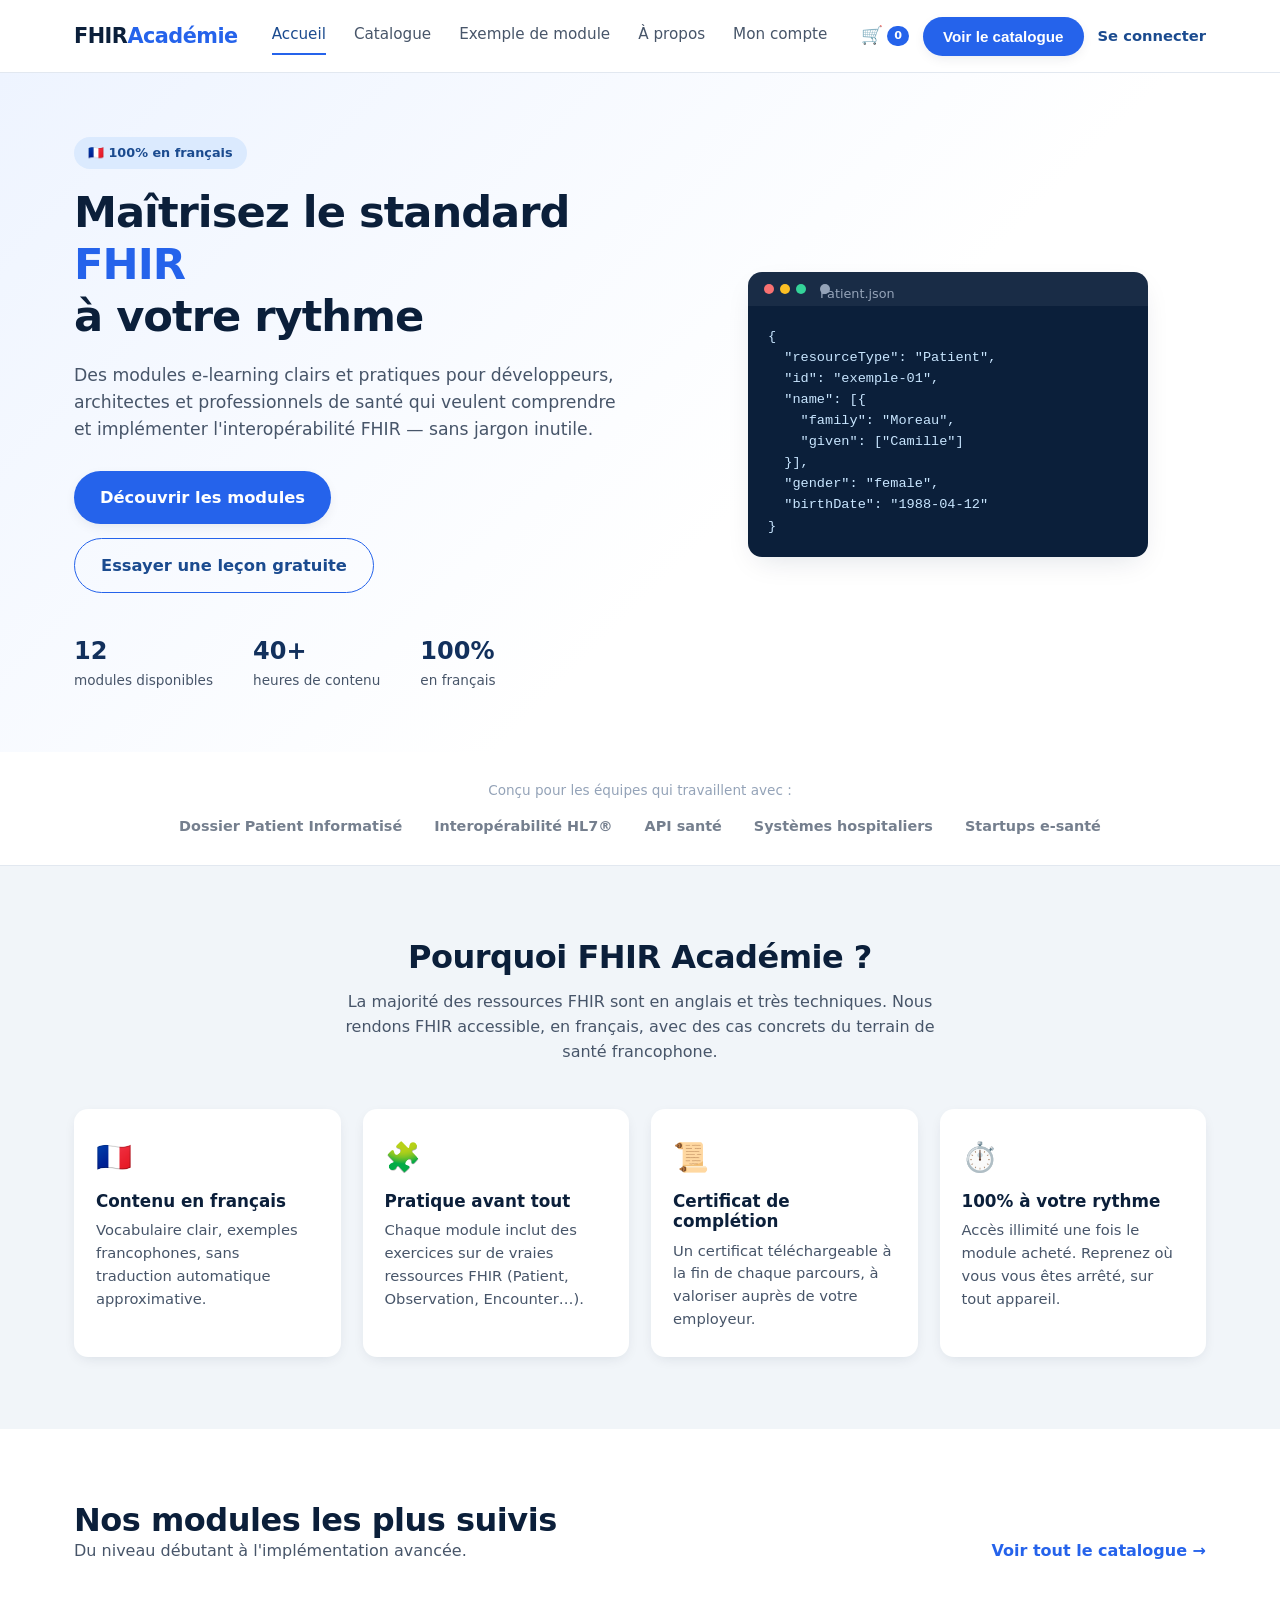
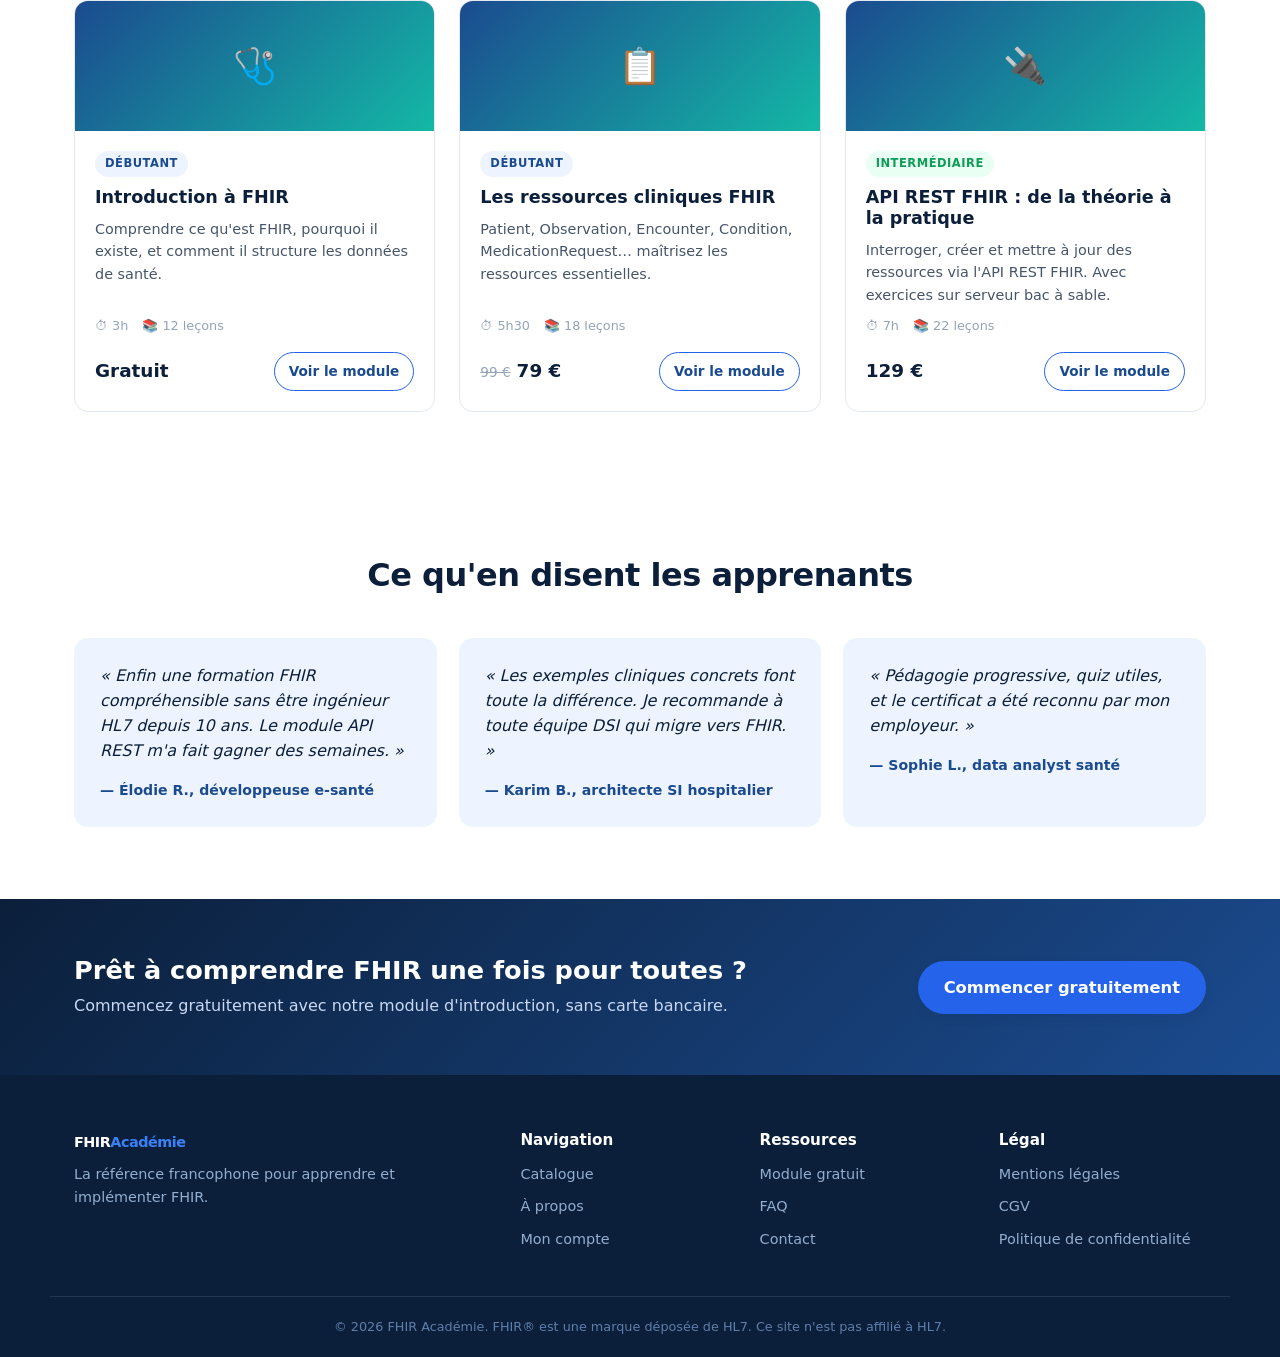
<file: index.html>
<!DOCTYPE html>
<html lang="fr">
<head>
<meta charset="UTF-8">
<meta name="viewport" content="width=device-width, initial-scale=1.0">
<title>FHIR Académie — Formations FHIR en français</title>
<meta name="description" content="Modules e-learning en français pour apprendre le standard FHIR : ressources cliniques, API REST, sécurité, interopérabilité.">
<link rel="stylesheet" href="css/style.css">
</head>
<body>

<header class="site-header">
  <div class="container header-inner">
    <a href="index.html" class="logo">FHIR<span>Académie</span></a>
    <nav class="main-nav" id="mainNav">
      <a href="index.html" class="active">Accueil</a>
      <a href="catalogue.html">Catalogue</a>
      <a href="module.html?id=fhir-101">Exemple de module</a>
      <a href="a-propos.html">À propos</a>
      <a href="compte.html">Mon compte</a>
    </nav>
    <div class="header-actions">
      <a href="panier.html" class="cart-link">🛒 <span id="cartCount">0</span></a>
      <button class="btn btn-primary" onclick="window.location.href='catalogue.html'">Voir le catalogue</button>
      <span id="authHeaderLink"></span>
      <button class="nav-toggle" id="navToggle" aria-label="Menu">☰</button>
    </div>
  </div>
</header>

<section class="hero">
  <div class="container hero-inner">
    <div class="hero-text">
      <span class="badge">🇫🇷 100% en français</span>
      <h1>Maîtrisez le standard <span class="accent">FHIR</span><br>à votre rythme</h1>
      <p class="hero-sub">
        Des modules e-learning clairs et pratiques pour développeurs, architectes et professionnels de santé
        qui veulent comprendre et implémenter l'interopérabilité FHIR — sans jargon inutile.
      </p>
      <div class="hero-cta">
        <a href="catalogue.html" class="btn btn-primary btn-lg">Découvrir les modules</a>
        <a href="module.html?id=fhir-101" class="btn btn-outline btn-lg">Essayer une leçon gratuite</a>
      </div>
      <div class="hero-stats">
        <div><strong>12</strong><span>modules disponibles</span></div>
        <div><strong>40+</strong><span>heures de contenu</span></div>
        <div><strong>100%</strong><span>en français</span></div>
      </div>
    </div>
    <div class="hero-visual">
      <div class="code-card">
        <div class="code-card-head">
          <span></span><span></span><span></span>
          <span class="code-title">Patient.json</span>
        </div>
        <pre><code>{
  "resourceType": "Patient",
  "id": "exemple-01",
  "name": [{
    "family": "Moreau",
    "given": ["Camille"]
  }],
  "gender": "female",
  "birthDate": "1988-04-12"
}</code></pre>
      </div>
    </div>
  </div>
</section>

<section class="logos-strip">
  <div class="container">
    <p>Conçu pour les équipes qui travaillent avec :</p>
    <div class="logos-row">
      <span>Dossier Patient Informatisé</span>
      <span>Interopérabilité HL7®</span>
      <span>API santé</span>
      <span>Systèmes hospitaliers</span>
      <span>Startups e-santé</span>
    </div>
  </div>
</section>

<section class="section why">
  <div class="container">
    <h2 class="section-title">Pourquoi FHIR Académie ?</h2>
    <p class="section-sub">La majorité des ressources FHIR sont en anglais et très techniques. Nous rendons FHIR accessible, en français, avec des cas concrets du terrain de santé francophone.</p>
    <div class="feature-grid">
      <div class="feature-card">
        <div class="feature-icon">🇫🇷</div>
        <h3>Contenu en français</h3>
        <p>Vocabulaire clair, exemples francophones, sans traduction automatique approximative.</p>
      </div>
      <div class="feature-card">
        <div class="feature-icon">🧩</div>
        <h3>Pratique avant tout</h3>
        <p>Chaque module inclut des exercices sur de vraies ressources FHIR (Patient, Observation, Encounter…).</p>
      </div>
      <div class="feature-card">
        <div class="feature-icon">📜</div>
        <h3>Certificat de complétion</h3>
        <p>Un certificat téléchargeable à la fin de chaque parcours, à valoriser auprès de votre employeur.</p>
      </div>
      <div class="feature-card">
        <div class="feature-icon">⏱️</div>
        <h3>100% à votre rythme</h3>
        <p>Accès illimité une fois le module acheté. Reprenez où vous vous êtes arrêté, sur tout appareil.</p>
      </div>
    </div>
  </div>
</section>

<section class="section catalogue-preview">
  <div class="container">
    <div class="section-head-row">
      <div>
        <h2 class="section-title">Nos modules les plus suivis</h2>
        <p class="section-sub">Du niveau débutant à l'implémentation avancée.</p>
      </div>
      <a href="catalogue.html" class="link-arrow">Voir tout le catalogue →</a>
    </div>
    <div class="course-grid" id="featuredCourses"></div>
  </div>
</section>

<section class="section testimonials">
  <div class="container">
    <h2 class="section-title">Ce qu'en disent les apprenants</h2>
    <div class="testimonial-grid">
      <div class="testimonial-card">
        <p>« Enfin une formation FHIR compréhensible sans être ingénieur HL7 depuis 10 ans. Le module API REST m'a fait gagner des semaines. »</p>
        <div class="testimonial-author">— Élodie R., développeuse e-santé</div>
      </div>
      <div class="testimonial-card">
        <p>« Les exemples cliniques concrets font toute la différence. Je recommande à toute équipe DSI qui migre vers FHIR. »</p>
        <div class="testimonial-author">— Karim B., architecte SI hospitalier</div>
      </div>
      <div class="testimonial-card">
        <p>« Pédagogie progressive, quiz utiles, et le certificat a été reconnu par mon employeur. »</p>
        <div class="testimonial-author">— Sophie L., data analyst santé</div>
      </div>
    </div>
  </div>
</section>

<section class="cta-banner">
  <div class="container cta-banner-inner">
    <div>
      <h2>Prêt à comprendre FHIR une fois pour toutes ?</h2>
      <p>Commencez gratuitement avec notre module d'introduction, sans carte bancaire.</p>
    </div>
    <a href="module.html?id=fhir-101" class="btn btn-primary btn-lg">Commencer gratuitement</a>
  </div>
</section>

<footer class="site-footer">
  <div class="container footer-grid">
    <div>
      <a href="index.html" class="logo">FHIR<span>Académie</span></a>
      <p>La référence francophone pour apprendre et implémenter FHIR.</p>
    </div>
    <div>
      <h4>Navigation</h4>
      <a href="catalogue.html">Catalogue</a>
      <a href="a-propos.html">À propos</a>
      <a href="compte.html">Mon compte</a>
    </div>
    <div>
      <h4>Ressources</h4>
      <a href="module.html?id=fhir-101">Module gratuit</a>
      <a href="#">FAQ</a>
      <a href="#">Contact</a>
    </div>
    <div>
      <h4>Légal</h4>
      <a href="#">Mentions légales</a>
      <a href="#">CGV</a>
      <a href="#">Politique de confidentialité</a>
    </div>
  </div>
  <div class="container footer-bottom">
    <p>© 2026 FHIR Académie. FHIR® est une marque déposée de HL7. Ce site n'est pas affilié à HL7.</p>
  </div>
</footer>

<script src="js/data.js"></script>
<script src="js/cart.js"></script>
<script src="js/main.js"></script>
<script src="js/auth.js"></script>
</body>
</html>
</file>
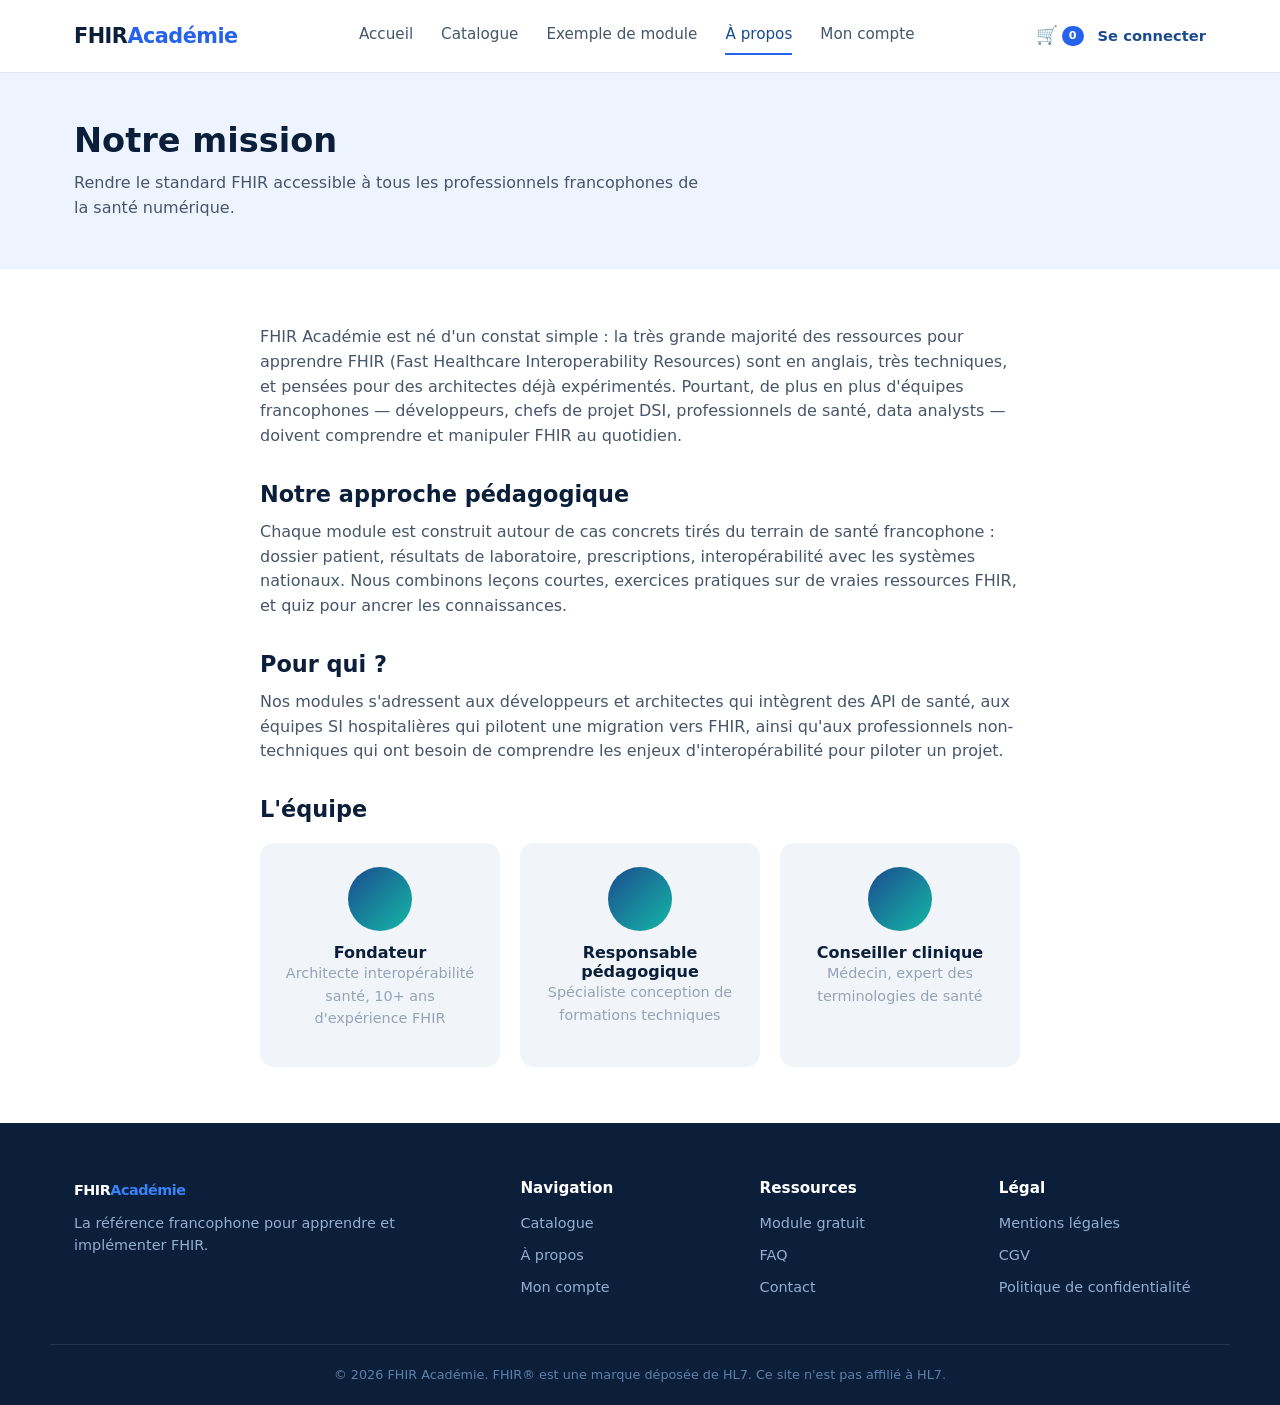
<file: a-propos.html>
<!DOCTYPE html>
<html lang="fr">
<head>
<meta charset="UTF-8">
<meta name="viewport" content="width=device-width, initial-scale=1.0">
<title>À propos — FHIR Académie</title>
<link rel="stylesheet" href="css/style.css">
</head>
<body>

<header class="site-header">
  <div class="container header-inner">
    <a href="index.html" class="logo">FHIR<span>Académie</span></a>
    <nav class="main-nav" id="mainNav">
      <a href="index.html">Accueil</a>
      <a href="catalogue.html">Catalogue</a>
      <a href="module.html?id=fhir-101">Exemple de module</a>
      <a href="a-propos.html" class="active">À propos</a>
      <a href="compte.html">Mon compte</a>
    </nav>
    <div class="header-actions">
      <a href="panier.html" class="cart-link">🛒 <span id="cartCount">0</span></a>
      <span id="authHeaderLink"></span>
      <button class="nav-toggle" id="navToggle" aria-label="Menu">☰</button>
    </div>
  </div>
</header>

<section class="page-hero">
  <div class="container">
    <h1>Notre mission</h1>
    <p>Rendre le standard FHIR accessible à tous les professionnels francophones de la santé numérique.</p>
  </div>
</section>

<div class="container">
  <div class="about-content">
    <p>FHIR Académie est né d'un constat simple : la très grande majorité des ressources pour apprendre FHIR
    (Fast Healthcare Interoperability Resources) sont en anglais, très techniques, et pensées pour des
    architectes déjà expérimentés. Pourtant, de plus en plus d'équipes francophones — développeurs, chefs
    de projet DSI, professionnels de santé, data analysts — doivent comprendre et manipuler FHIR au quotidien.</p>

    <h2>Notre approche pédagogique</h2>
    <p>Chaque module est construit autour de cas concrets tirés du terrain de santé francophone : dossier
    patient, résultats de laboratoire, prescriptions, interopérabilité avec les systèmes nationaux. Nous
    combinons leçons courtes, exercices pratiques sur de vraies ressources FHIR, et quiz pour ancrer les
    connaissances.</p>

    <h2>Pour qui ?</h2>
    <p>Nos modules s'adressent aux développeurs et architectes qui intègrent des API de santé, aux équipes
    SI hospitalières qui pilotent une migration vers FHIR, ainsi qu'aux professionnels non-techniques qui
    ont besoin de comprendre les enjeux d'interopérabilité pour piloter un projet.</p>

    <h2>L'équipe</h2>
    <div class="team-grid">
      <div class="team-card">
        <div class="team-avatar"></div>
        <h4 style="color:#0b1f3a;">Fondateur</h4>
        <p style="color:#94a3b8;font-size:.9rem;">Architecte interopérabilité santé, 10+ ans d'expérience FHIR</p>
      </div>
      <div class="team-card">
        <div class="team-avatar"></div>
        <h4 style="color:#0b1f3a;">Responsable pédagogique</h4>
        <p style="color:#94a3b8;font-size:.9rem;">Spécialiste conception de formations techniques</p>
      </div>
      <div class="team-card">
        <div class="team-avatar"></div>
        <h4 style="color:#0b1f3a;">Conseiller clinique</h4>
        <p style="color:#94a3b8;font-size:.9rem;">Médecin, expert des terminologies de santé</p>
      </div>
    </div>
  </div>
</div>

<footer class="site-footer">
  <div class="container footer-grid">
    <div>
      <a href="index.html" class="logo">FHIR<span>Académie</span></a>
      <p>La référence francophone pour apprendre et implémenter FHIR.</p>
    </div>
    <div>
      <h4>Navigation</h4>
      <a href="catalogue.html">Catalogue</a>
      <a href="a-propos.html">À propos</a>
      <a href="compte.html">Mon compte</a>
    </div>
    <div>
      <h4>Ressources</h4>
      <a href="module.html?id=fhir-101">Module gratuit</a>
      <a href="#">FAQ</a>
      <a href="#">Contact</a>
    </div>
    <div>
      <h4>Légal</h4>
      <a href="#">Mentions légales</a>
      <a href="#">CGV</a>
      <a href="#">Politique de confidentialité</a>
    </div>
  </div>
  <div class="container footer-bottom">
    <p>© 2026 FHIR Académie. FHIR® est une marque déposée de HL7. Ce site n'est pas affilié à HL7.</p>
  </div>
</footer>

<script src="js/data.js"></script>
<script src="js/cart.js"></script>
<script src="js/main.js"></script>
<script src="js/auth.js"></script>
</body>
</html>
</file>
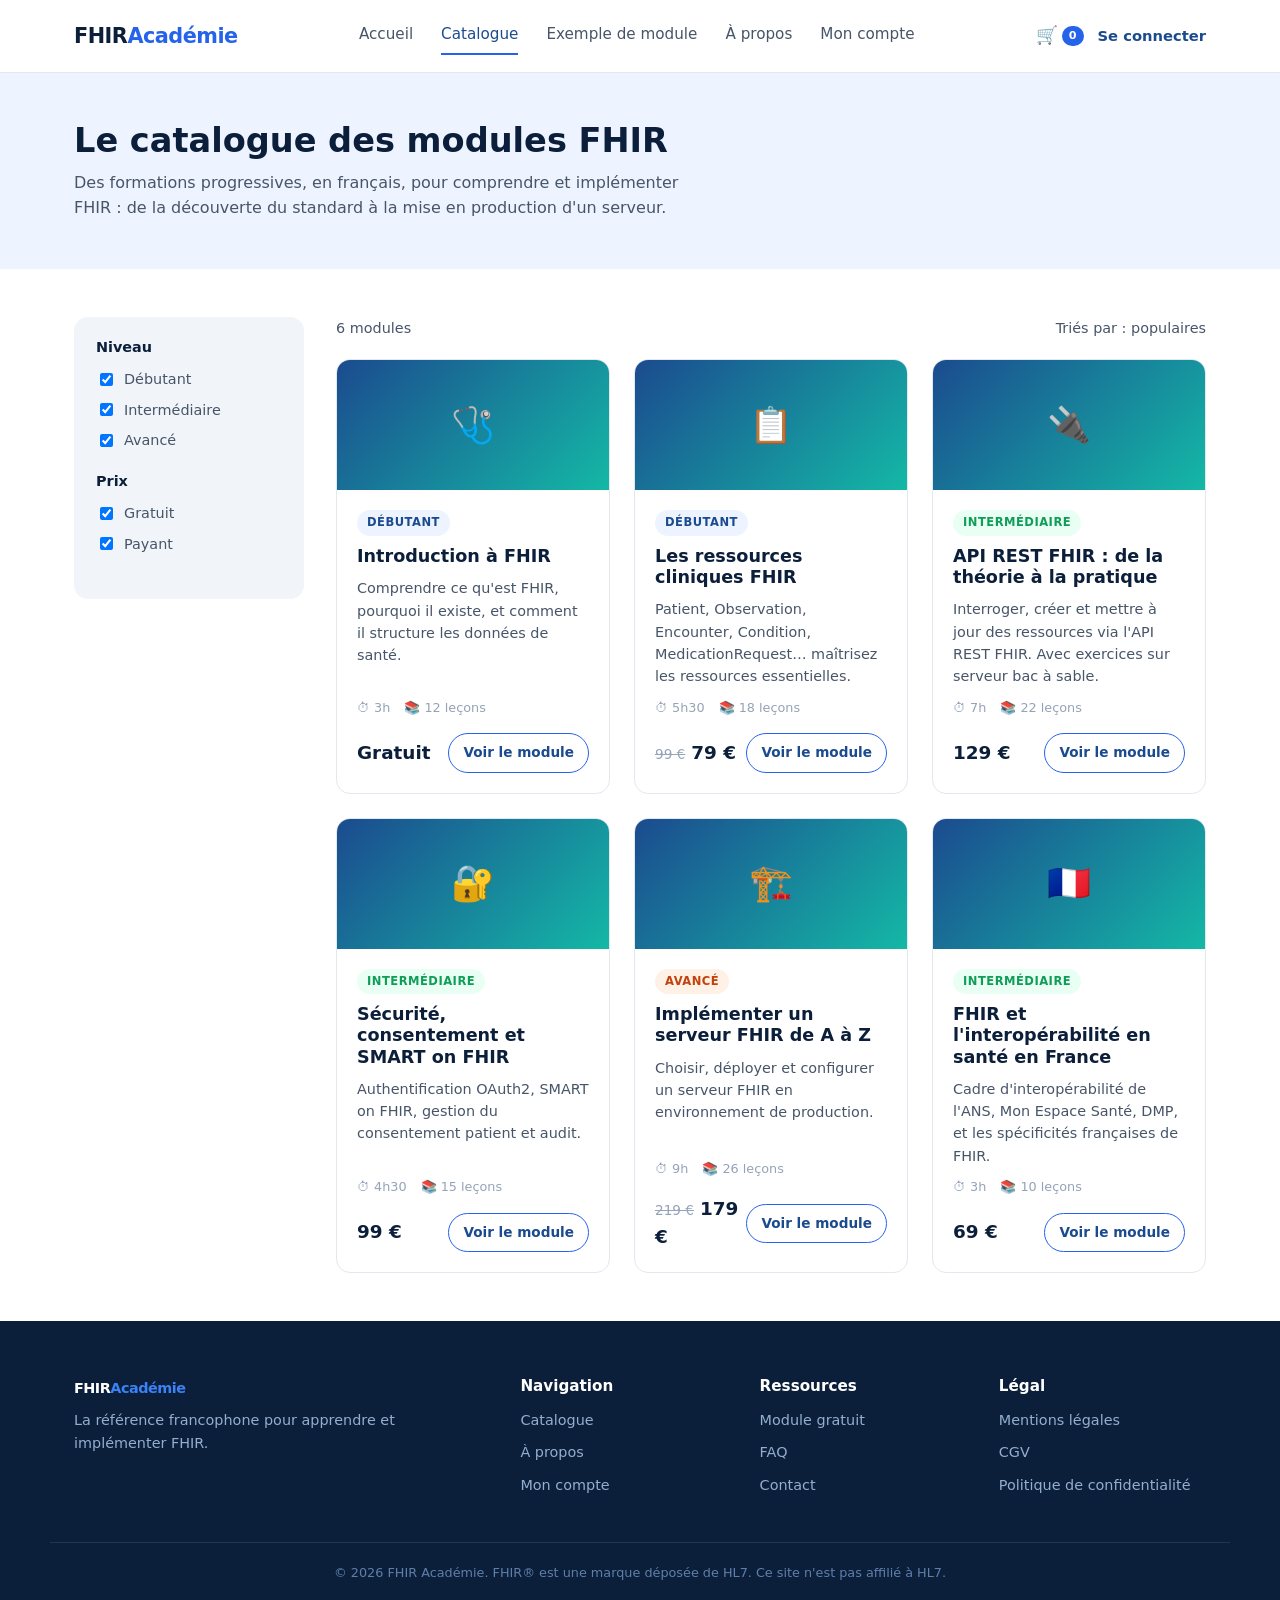
<file: catalogue.html>
<!DOCTYPE html>
<html lang="fr">
<head>
<meta charset="UTF-8">
<meta name="viewport" content="width=device-width, initial-scale=1.0">
<title>Catalogue des modules — FHIR Académie</title>
<link rel="stylesheet" href="css/style.css">
</head>
<body>

<header class="site-header">
  <div class="container header-inner">
    <a href="index.html" class="logo">FHIR<span>Académie</span></a>
    <nav class="main-nav" id="mainNav">
      <a href="index.html">Accueil</a>
      <a href="catalogue.html" class="active">Catalogue</a>
      <a href="module.html?id=fhir-101">Exemple de module</a>
      <a href="a-propos.html">À propos</a>
      <a href="compte.html">Mon compte</a>
    </nav>
    <div class="header-actions">
      <a href="panier.html" class="cart-link">🛒 <span id="cartCount">0</span></a>
      <span id="authHeaderLink"></span>
      <button class="nav-toggle" id="navToggle" aria-label="Menu">☰</button>
    </div>
  </div>
</header>

<section class="page-hero">
  <div class="container">
    <h1>Le catalogue des modules FHIR</h1>
    <p>Des formations progressives, en français, pour comprendre et implémenter FHIR : de la découverte du standard à la mise en production d'un serveur.</p>
  </div>
</section>

<div class="container">
  <div class="catalogue-layout">
    <aside class="filters">
      <h4>Niveau</h4>
      <div class="filter-group">
        <label class="filter-option"><input type="checkbox" class="level-filter" value="Débutant" checked> Débutant</label>
        <label class="filter-option"><input type="checkbox" class="level-filter" value="Intermédiaire" checked> Intermédiaire</label>
        <label class="filter-option"><input type="checkbox" class="level-filter" value="Avancé" checked> Avancé</label>
      </div>
      <h4>Prix</h4>
      <div class="filter-group">
        <label class="filter-option"><input type="checkbox" class="price-filter" value="free" checked> Gratuit</label>
        <label class="filter-option"><input type="checkbox" class="price-filter" value="paid" checked> Payant</label>
      </div>
    </aside>
    <main class="catalogue-results">
      <div class="results-bar">
        <span id="resultsCount">6 modules</span>
        <span>Triés par : populaires</span>
      </div>
      <div class="course-grid" id="catalogueGrid"></div>
    </main>
  </div>
</div>

<footer class="site-footer">
  <div class="container footer-grid">
    <div>
      <a href="index.html" class="logo">FHIR<span>Académie</span></a>
      <p>La référence francophone pour apprendre et implémenter FHIR.</p>
    </div>
    <div>
      <h4>Navigation</h4>
      <a href="catalogue.html">Catalogue</a>
      <a href="a-propos.html">À propos</a>
      <a href="compte.html">Mon compte</a>
    </div>
    <div>
      <h4>Ressources</h4>
      <a href="module.html?id=fhir-101">Module gratuit</a>
      <a href="#">FAQ</a>
      <a href="#">Contact</a>
    </div>
    <div>
      <h4>Légal</h4>
      <a href="#">Mentions légales</a>
      <a href="#">CGV</a>
      <a href="#">Politique de confidentialité</a>
    </div>
  </div>
  <div class="container footer-bottom">
    <p>© 2026 FHIR Académie. FHIR® est une marque déposée de HL7. Ce site n'est pas affilié à HL7.</p>
  </div>
</footer>

<script src="js/data.js"></script>
<script src="js/cart.js"></script>
<script src="js/main.js"></script>
<script src="js/auth.js"></script>
<script>
function renderCatalogue(){
  const activeLevels = [...document.querySelectorAll(".level-filter:checked")].map(el => el.value);
  const activePrices = [...document.querySelectorAll(".price-filter:checked")].map(el => el.value);
  const filtered = COURSES.filter(c => {
    if(!activeLevels.includes(c.level)) return false;
    const priceType = c.price === 0 ? "free" : "paid";
    if(!activePrices.includes(priceType)) return false;
    return true;
  });
  document.getElementById("catalogueGrid").innerHTML = filtered.map(courseCardHTML).join("") ||
    '<p style="color:#94a3b8;padding:40px 0;">Aucun module ne correspond à ces filtres.</p>';
  document.getElementById("resultsCount").textContent = filtered.length + " module" + (filtered.length > 1 ? "s" : "");
}
document.addEventListener("DOMContentLoaded", () => {
  renderCatalogue();
  document.querySelectorAll(".level-filter, .price-filter").forEach(el => el.addEventListener("change", renderCatalogue));
});
</script>
</body>
</html>
</file>
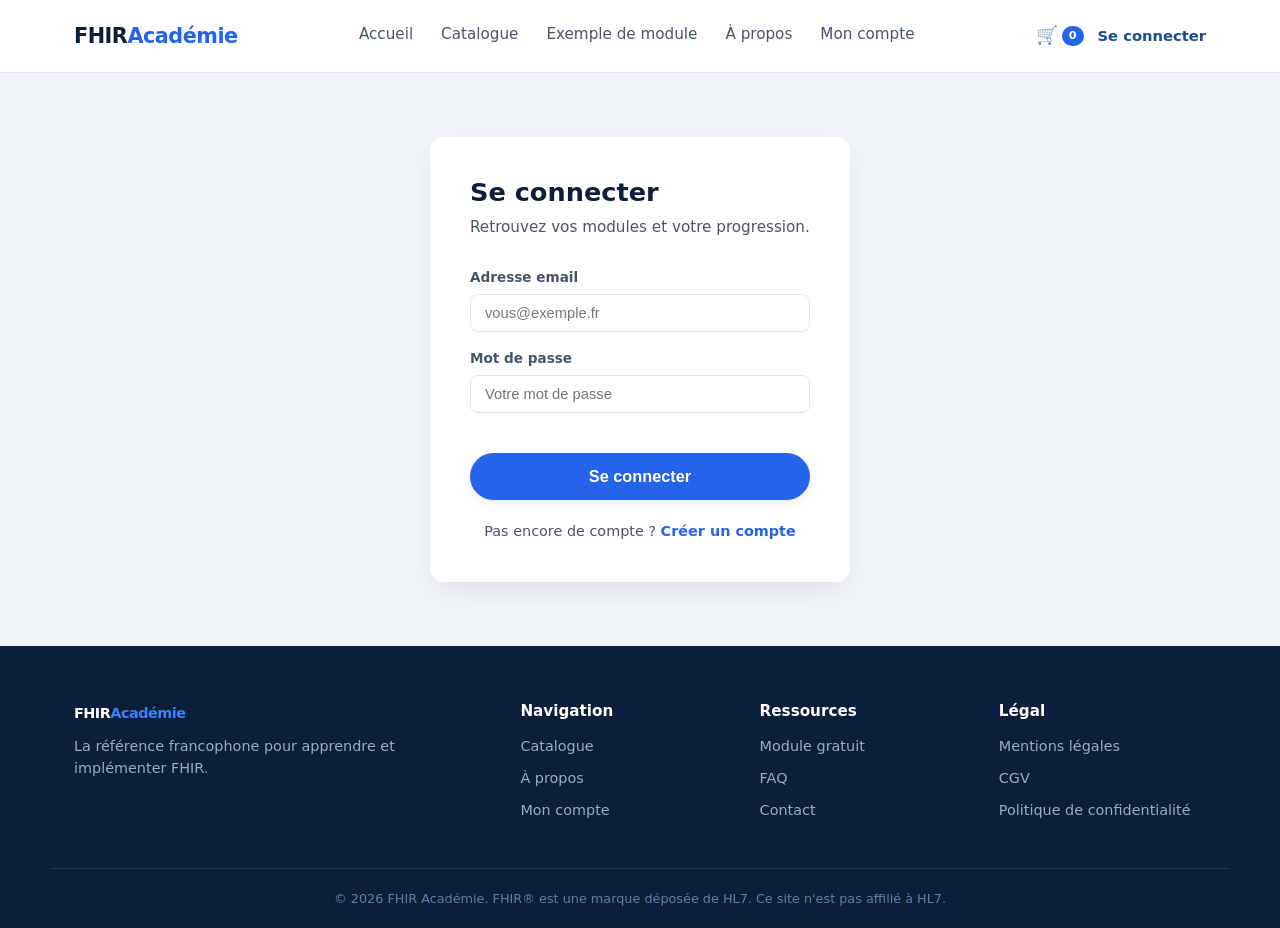
<file: compte.html>
<!DOCTYPE html>
<html lang="fr">
<head>
<meta charset="UTF-8">
<meta name="viewport" content="width=device-width, initial-scale=1.0">
<title>Mon compte — FHIR Académie</title>
<link rel="stylesheet" href="css/style.css">
</head>
<body>

<header class="site-header">
  <div class="container header-inner">
    <a href="index.html" class="logo">FHIR<span>Académie</span></a>
    <nav class="main-nav" id="mainNav">
      <a href="index.html">Accueil</a>
      <a href="catalogue.html">Catalogue</a>
      <a href="module.html?id=fhir-101">Exemple de module</a>
      <a href="a-propos.html">À propos</a>
      <a href="compte.html" class="active">Mon compte</a>
    </nav>
    <div class="header-actions">
      <a href="panier.html" class="cart-link">🛒 <span id="cartCount">0</span></a>
      <button class="btn btn-primary" onclick="window.location.href='catalogue.html'">Voir le catalogue</button>
      <span id="authHeaderLink"></span>
      <button class="nav-toggle" id="navToggle" aria-label="Menu">☰</button>
    </div>
  </div>
</header>

<section class="page-hero">
  <div class="container">
    <h1 id="welcomeTitle">Bonjour 👋</h1>
    <p>Retrouvez vos modules, votre progression et vos certificats.</p>
  </div>
</section>

<div class="container">
  <div class="account-layout">
    <nav class="account-nav">
      <a href="#" class="active" data-tab="mes-modules">📚 Mes modules</a>
      <a href="#" data-tab="certificats">📜 Mes certificats</a>
      <a href="#" data-tab="profil">👤 Mon profil</a>
      <a href="#" data-tab="facturation">🧾 Facturation</a>
      <a href="#" onclick="logout()">🚪 Se déconnecter</a>
    </nav>

    <main>
      <div class="account-card" id="tab-mes-modules">
        <h3 style="color:#0b1f3a;margin-bottom:18px;">Mes modules en cours</h3>
        <div id="enrolledList"></div>
      </div>

      <div class="account-card" id="tab-certificats" style="display:none;">
        <h3 style="color:#0b1f3a;margin-bottom:18px;">Mes certificats</h3>
        <p style="color:#94a3b8;">Terminez un module à 100% pour débloquer son certificat de complétion téléchargeable.</p>
      </div>

      <div class="account-card" id="tab-profil" style="display:none;">
        <h3 style="color:#0b1f3a;margin-bottom:18px;">Informations du profil</h3>
        <div class="form-row"><label>Nom complet</label><input type="text" id="profileName" value=""></div>
        <div class="form-row"><label>Adresse email</label><input type="email" id="profileEmail" value=""></div>
        <div class="form-row"><label>Entreprise / organisation</label><input type="text" value=""></div>
        <button class="btn btn-primary">Enregistrer les modifications</button>
      </div>

      <div class="account-card" id="tab-facturation" style="display:none;">
        <h3 style="color:#0b1f3a;margin-bottom:18px;">Historique de facturation</h3>
        <p style="color:#94a3b8;">Aucune facture pour le moment. Vos achats de modules apparaîtront ici avec leur facture PDF téléchargeable.</p>
      </div>
    </main>
  </div>
</div>

<footer class="site-footer">
  <div class="container footer-grid">
    <div>
      <a href="index.html" class="logo">FHIR<span>Académie</span></a>
      <p>La référence francophone pour apprendre et implémenter FHIR.</p>
    </div>
    <div>
      <h4>Navigation</h4>
      <a href="catalogue.html">Catalogue</a>
      <a href="a-propos.html">À propos</a>
      <a href="compte.html">Mon compte</a>
    </div>
    <div>
      <h4>Ressources</h4>
      <a href="module.html?id=fhir-101">Module gratuit</a>
      <a href="#">FAQ</a>
      <a href="#">Contact</a>
    </div>
    <div>
      <h4>Légal</h4>
      <a href="#">Mentions légales</a>
      <a href="#">CGV</a>
      <a href="#">Politique de confidentialité</a>
    </div>
  </div>
  <div class="container footer-bottom">
    <p>© 2026 FHIR Académie. FHIR® est une marque déposée de HL7. Ce site n'est pas affilié à HL7.</p>
  </div>
</footer>

<script src="js/data.js"></script>
<script src="js/cart.js"></script>
<script src="js/main.js"></script>
<script src="js/auth.js"></script>
<script>
function requireSessionOrRedirect(){
  const session = getSession();
  if(!session){
    window.location.href = "connexion.html";
    return null;
  }
  document.getElementById("welcomeTitle").textContent = "Bonjour, " + session.fullName.split(" ")[0] + " 👋";
  document.getElementById("profileName").value = session.fullName;
  document.getElementById("profileEmail").value = session.email;
  return session;
}

function renderEnrolled(){
  // Démo : on simule un module en cours (le module gratuit). Point d'intégration : remplacer par les vraies inscriptions utilisateur.
  const demo = [{ course: COURSES[0], progress: 35 }];
  const list = document.getElementById("enrolledList");
  if(demo.length === 0){
    list.innerHTML = `<p style="color:#94a3b8;">Vous n'êtes inscrit à aucun module pour le moment. <a href="catalogue.html" style="color:#2563eb;">Découvrir le catalogue →</a></p>`;
    return;
  }
  list.innerHTML = demo.map(d => `
    <div class="enrolled-course">
      <div class="enrolled-thumb">${d.course.icon}</div>
      <div class="enrolled-info">
        <h4>${d.course.title}</h4>
        <div class="progress-bar-track"><div class="progress-bar-fill" style="width:${d.progress}%;"></div></div>
      </div>
      <a href="lecon.html?id=${d.course.id}" class="btn btn-outline btn-sm">Continuer</a>
    </div>`).join("");
}

document.querySelectorAll(".account-nav a[data-tab]").forEach(link => {
  link.addEventListener("click", (e) => {
    e.preventDefault();
    document.querySelectorAll(".account-nav a").forEach(a => a.classList.remove("active"));
    link.classList.add("active");
    document.querySelectorAll("main .account-card").forEach(c => c.style.display = "none");
    document.getElementById("tab-" + link.dataset.tab).style.display = "block";
  });
});

document.addEventListener("DOMContentLoaded", () => {
  const session = requireSessionOrRedirect();
  if(session) renderEnrolled();
});
</script>
</body>
</html>
</file>
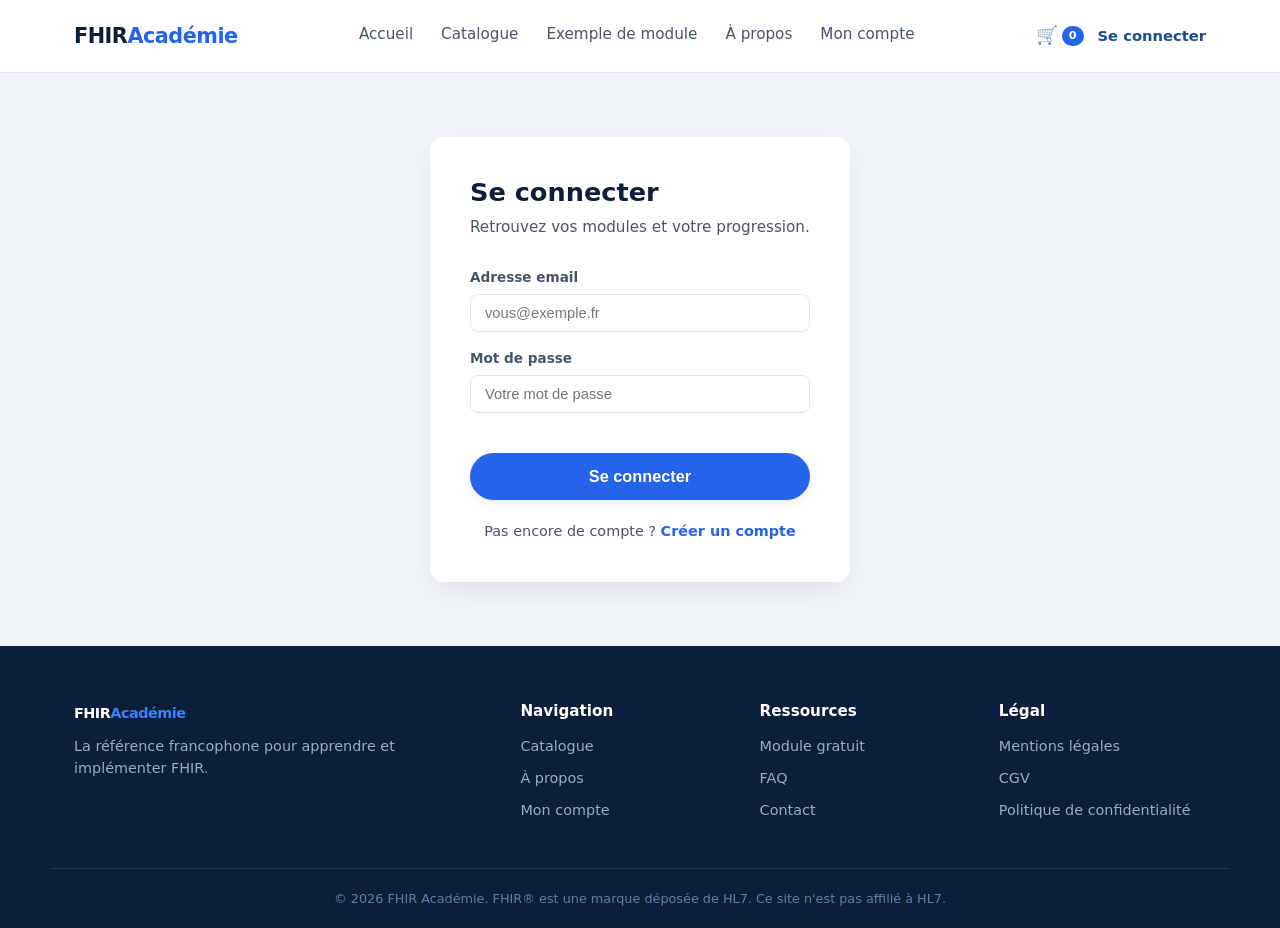
<file: connexion.html>
<!DOCTYPE html>
<html lang="fr">
<head>
<meta charset="UTF-8">
<meta name="viewport" content="width=device-width, initial-scale=1.0">
<title>Se connecter — FHIR Académie</title>
<link rel="stylesheet" href="css/style.css">
</head>
<body>

<header class="site-header">
  <div class="container header-inner">
    <a href="index.html" class="logo">FHIR<span>Académie</span></a>
    <nav class="main-nav" id="mainNav">
      <a href="index.html">Accueil</a>
      <a href="catalogue.html">Catalogue</a>
      <a href="module.html?id=fhir-101">Exemple de module</a>
      <a href="a-propos.html">À propos</a>
      <a href="compte.html">Mon compte</a>
    </nav>
    <div class="header-actions">
      <a href="panier.html" class="cart-link">🛒 <span id="cartCount">0</span></a>
      <span id="authHeaderLink"></span>
      <button class="nav-toggle" id="navToggle" aria-label="Menu">☰</button>
    </div>
  </div>
</header>

<section class="auth-section">
  <div class="auth-card">
    <h1>Se connecter</h1>
    <p class="auth-sub">Retrouvez vos modules et votre progression.</p>

    <form id="loginForm">
      <div class="form-row">
        <label>Adresse email</label>
        <input type="email" id="email" placeholder="vous@exemple.fr" required>
      </div>
      <div class="form-row">
        <label>Mot de passe</label>
        <input type="password" id="password" placeholder="Votre mot de passe" required>
      </div>
      <p class="form-error" id="formError"></p>
      <button type="submit" class="btn btn-primary btn-block btn-lg">Se connecter</button>
    </form>

    <p class="auth-switch">Pas encore de compte ? <a href="inscription.html">Créer un compte</a></p>
  </div>
</section>

<footer class="site-footer">
  <div class="container footer-grid">
    <div>
      <a href="index.html" class="logo">FHIR<span>Académie</span></a>
      <p>La référence francophone pour apprendre et implémenter FHIR.</p>
    </div>
    <div>
      <h4>Navigation</h4>
      <a href="catalogue.html">Catalogue</a>
      <a href="a-propos.html">À propos</a>
      <a href="compte.html">Mon compte</a>
    </div>
    <div>
      <h4>Ressources</h4>
      <a href="module.html?id=fhir-101">Module gratuit</a>
      <a href="#">FAQ</a>
      <a href="#">Contact</a>
    </div>
    <div>
      <h4>Légal</h4>
      <a href="#">Mentions légales</a>
      <a href="#">CGV</a>
      <a href="#">Politique de confidentialité</a>
    </div>
  </div>
  <div class="container footer-bottom">
    <p>© 2026 FHIR Académie. FHIR® est une marque déposée de HL7. Ce site n'est pas affilié à HL7.</p>
  </div>
</footer>

<script src="js/data.js"></script>
<script src="js/cart.js"></script>
<script src="js/main.js"></script>
<script src="js/auth.js"></script>
<script>
document.getElementById("loginForm").addEventListener("submit", function(e){
  e.preventDefault();
  const email = document.getElementById("email").value.trim();
  const password = document.getElementById("password").value;
  const errorEl = document.getElementById("formError");

  const result = loginAccount({ email, password });
  if(!result.ok){
    errorEl.textContent = result.message;
    return;
  }
  window.location.href = "compte.html";
});
</script>
</body>
</html>
</file>
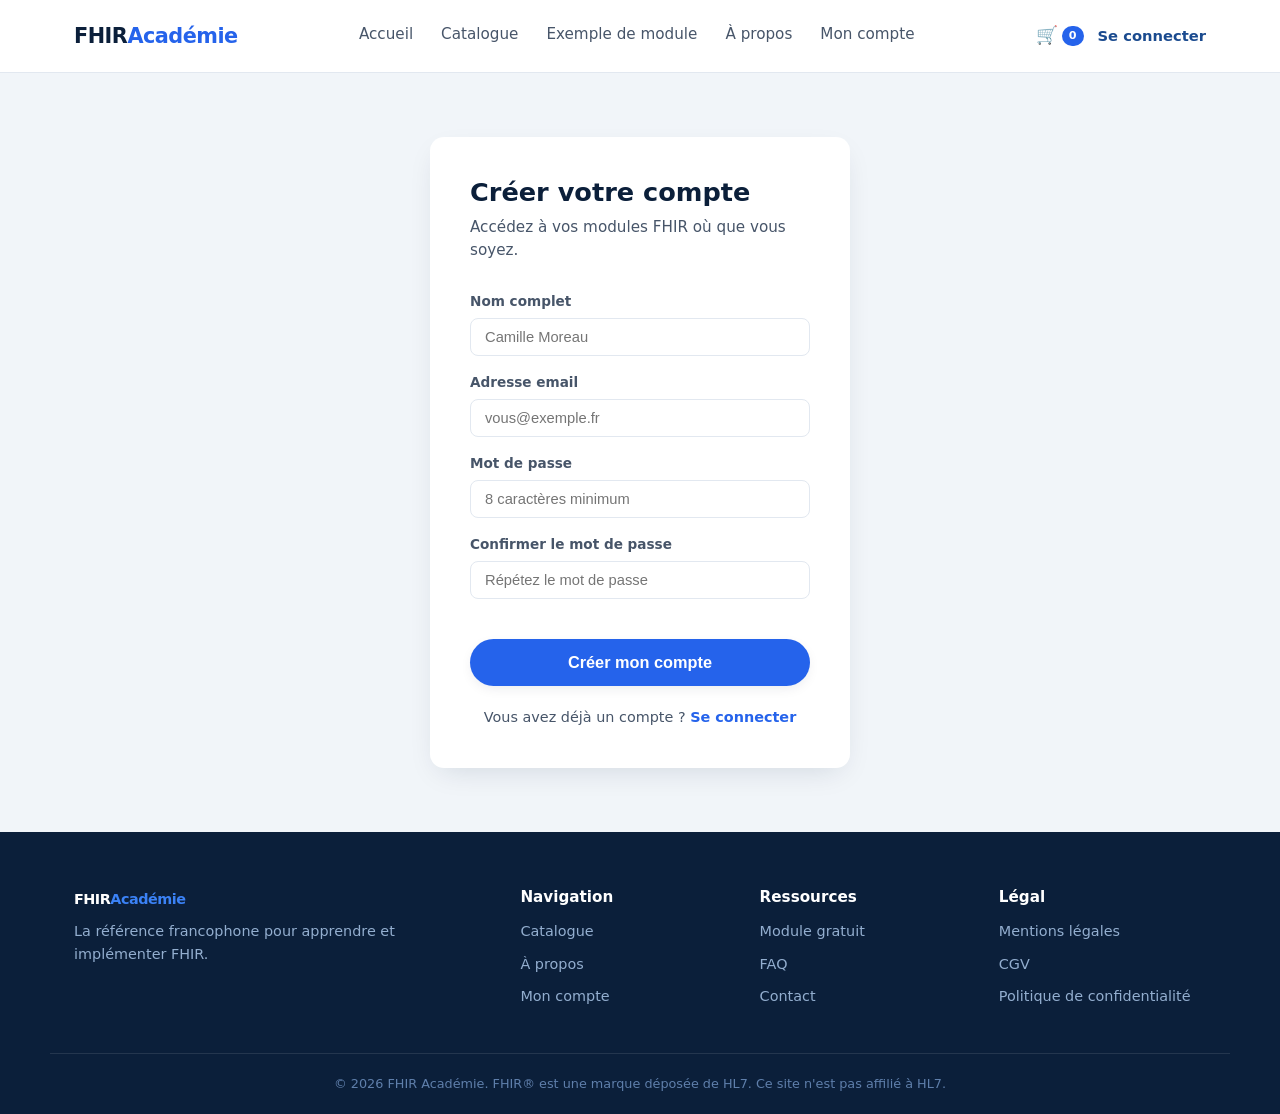
<file: inscription.html>
<!DOCTYPE html>
<html lang="fr">
<head>
<meta charset="UTF-8">
<meta name="viewport" content="width=device-width, initial-scale=1.0">
<title>Créer un compte — FHIR Académie</title>
<link rel="stylesheet" href="css/style.css">
</head>
<body>

<header class="site-header">
  <div class="container header-inner">
    <a href="index.html" class="logo">FHIR<span>Académie</span></a>
    <nav class="main-nav" id="mainNav">
      <a href="index.html">Accueil</a>
      <a href="catalogue.html">Catalogue</a>
      <a href="module.html?id=fhir-101">Exemple de module</a>
      <a href="a-propos.html">À propos</a>
      <a href="compte.html">Mon compte</a>
    </nav>
    <div class="header-actions">
      <a href="panier.html" class="cart-link">🛒 <span id="cartCount">0</span></a>
      <span id="authHeaderLink"></span>
      <button class="nav-toggle" id="navToggle" aria-label="Menu">☰</button>
    </div>
  </div>
</header>

<section class="auth-section">
  <div class="auth-card">
    <h1>Créer votre compte</h1>
    <p class="auth-sub">Accédez à vos modules FHIR où que vous soyez.</p>

    <form id="signupForm">
      <div class="form-row">
        <label>Nom complet</label>
        <input type="text" id="fullName" placeholder="Camille Moreau" required>
      </div>
      <div class="form-row">
        <label>Adresse email</label>
        <input type="email" id="email" placeholder="vous@exemple.fr" required>
      </div>
      <div class="form-row">
        <label>Mot de passe</label>
        <input type="password" id="password" placeholder="8 caractères minimum" minlength="8" required>
      </div>
      <div class="form-row">
        <label>Confirmer le mot de passe</label>
        <input type="password" id="password2" placeholder="Répétez le mot de passe" minlength="8" required>
      </div>
      <p class="form-error" id="formError"></p>
      <button type="submit" class="btn btn-primary btn-block btn-lg">Créer mon compte</button>
    </form>

    <p class="auth-switch">Vous avez déjà un compte ? <a href="connexion.html">Se connecter</a></p>
  </div>
</section>

<footer class="site-footer">
  <div class="container footer-grid">
    <div>
      <a href="index.html" class="logo">FHIR<span>Académie</span></a>
      <p>La référence francophone pour apprendre et implémenter FHIR.</p>
    </div>
    <div>
      <h4>Navigation</h4>
      <a href="catalogue.html">Catalogue</a>
      <a href="a-propos.html">À propos</a>
      <a href="compte.html">Mon compte</a>
    </div>
    <div>
      <h4>Ressources</h4>
      <a href="module.html?id=fhir-101">Module gratuit</a>
      <a href="#">FAQ</a>
      <a href="#">Contact</a>
    </div>
    <div>
      <h4>Légal</h4>
      <a href="#">Mentions légales</a>
      <a href="#">CGV</a>
      <a href="#">Politique de confidentialité</a>
    </div>
  </div>
  <div class="container footer-bottom">
    <p>© 2026 FHIR Académie. FHIR® est une marque déposée de HL7. Ce site n'est pas affilié à HL7.</p>
  </div>
</footer>

<script src="js/data.js"></script>
<script src="js/cart.js"></script>
<script src="js/main.js"></script>
<script src="js/auth.js"></script>
<script>
document.getElementById("signupForm").addEventListener("submit", function(e){
  e.preventDefault();
  const fullName = document.getElementById("fullName").value.trim();
  const email = document.getElementById("email").value.trim();
  const password = document.getElementById("password").value;
  const password2 = document.getElementById("password2").value;
  const errorEl = document.getElementById("formError");

  if(password !== password2){
    errorEl.textContent = "Les mots de passe ne correspondent pas.";
    return;
  }
  if(password.length < 8){
    errorEl.textContent = "Le mot de passe doit contenir au moins 8 caractères.";
    return;
  }

  createAccount({ fullName, email, password });
  window.location.href = "compte.html";
});
</script>
</body>
</html>
</file>
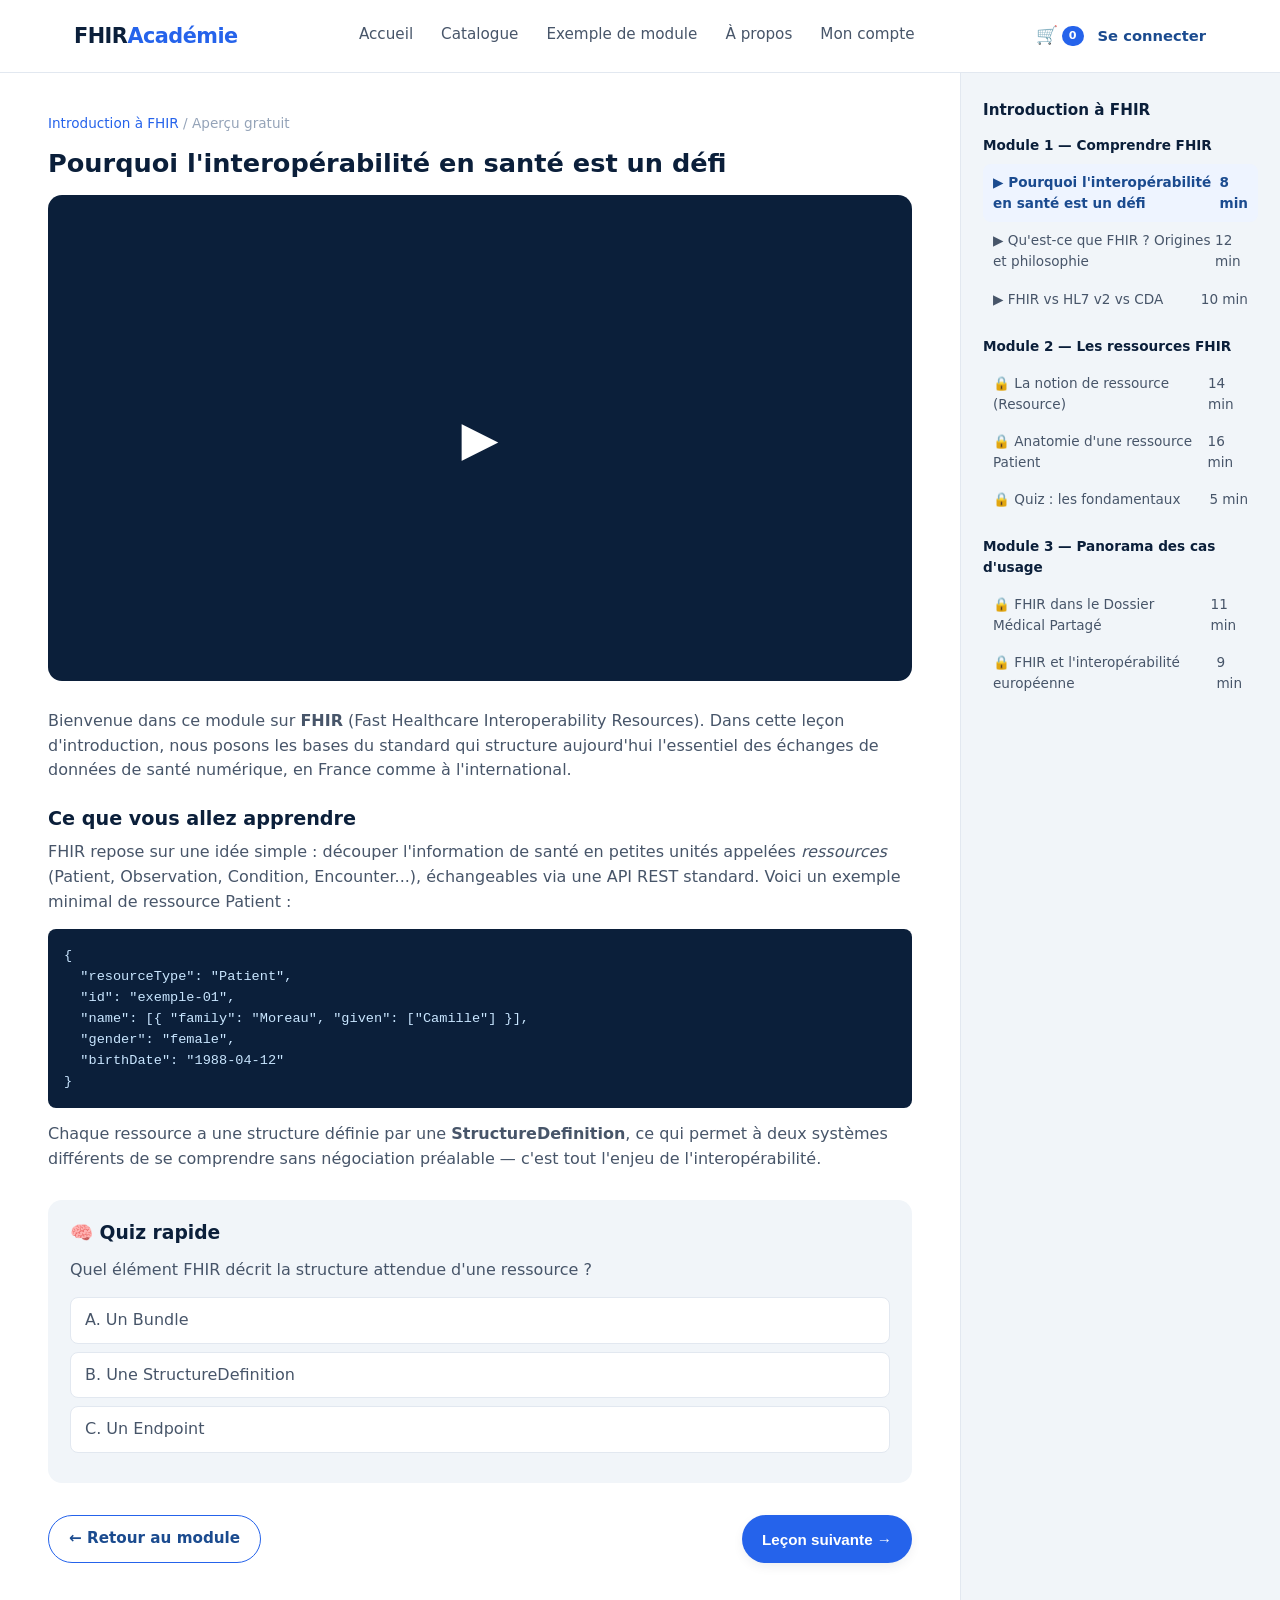
<file: lecon.html>
<!DOCTYPE html>
<html lang="fr">
<head>
<meta charset="UTF-8">
<meta name="viewport" content="width=device-width, initial-scale=1.0">
<title>Leçon — FHIR Académie</title>
<link rel="stylesheet" href="css/style.css">
</head>
<body>

<header class="site-header">
  <div class="container header-inner">
    <a href="index.html" class="logo">FHIR<span>Académie</span></a>
    <nav class="main-nav" id="mainNav">
      <a href="index.html">Accueil</a>
      <a href="catalogue.html">Catalogue</a>
      <a href="module.html?id=fhir-101">Exemple de module</a>
      <a href="a-propos.html">À propos</a>
      <a href="compte.html">Mon compte</a>
    </nav>
    <div class="header-actions">
      <a href="panier.html" class="cart-link">🛒 <span id="cartCount">0</span></a>
      <span id="authHeaderLink"></span>
      <button class="nav-toggle" id="navToggle" aria-label="Menu">☰</button>
    </div>
  </div>
</header>

<div class="lesson-layout" id="lessonLayout"></div>

<script src="js/data.js"></script>
<script src="js/cart.js"></script>
<script src="js/main.js"></script>
<script src="js/auth.js"></script>
<script>
function getParam(name){ return new URLSearchParams(window.location.search).get(name); }

function renderLesson(){
  const id = getParam("id") || "fhir-101";
  const course = COURSES.find(c => c.id === id) || COURSES[0];
  const firstLesson = course.curriculum[0].lessons[0];

  const sidebarHTML = course.curriculum.map(sec => `
    <div style="margin-bottom:18px;">
      <div style="font-weight:700;color:#0b1f3a;font-size:.85rem;margin-bottom:8px;">${sec.section}</div>
      ${sec.lessons.map((l, i) => `
        <div style="display:flex;justify-content:space-between;padding:8px 10px;border-radius:8px;font-size:.85rem;
          ${i===0 && sec===course.curriculum[0] ? 'background:#eef4ff;color:#1b4b8f;font-weight:600;' : 'color:#475569;'}">
          <span>${l.free ? "▶️" : "🔒"} ${l.name}</span>
          <span>${l.duration}</span>
        </div>`).join("")}
    </div>`).join("");

  document.getElementById("lessonLayout").innerHTML = `
    <div class="lesson-content">
      <div class="breadcrumb"><a href="module.html?id=${course.id}">${course.title}</a> / Aperçu gratuit</div>
      <h1>${firstLesson.name}</h1>
      <div class="video-placeholder">▶️</div>
      <div class="lesson-text">
        <p>Bienvenue dans ce module sur <strong>FHIR</strong> (Fast Healthcare Interoperability Resources). Dans cette
        leçon d'introduction, nous posons les bases du standard qui structure aujourd'hui l'essentiel des échanges
        de données de santé numérique, en France comme à l'international.</p>

        <h2>Ce que vous allez apprendre</h2>
        <p>FHIR repose sur une idée simple : découper l'information de santé en petites unités appelées
        <em>ressources</em> (Patient, Observation, Condition, Encounter...), échangeables via une API REST standard.
        Voici un exemple minimal de ressource Patient :</p>

        <pre><code>{
  "resourceType": "Patient",
  "id": "exemple-01",
  "name": [{ "family": "Moreau", "given": ["Camille"] }],
  "gender": "female",
  "birthDate": "1988-04-12"
}</code></pre>

        <p>Chaque ressource a une structure définie par une <strong>StructureDefinition</strong>, ce qui permet
        à deux systèmes différents de se comprendre sans négociation préalable — c'est tout l'enjeu de
        l'interopérabilité.</p>

        <div class="quiz-box">
          <h3>🧠 Quiz rapide</h3>
          <p style="margin-bottom:14px;color:#475569;">Quel élément FHIR décrit la structure attendue d'une ressource ?</p>
          <div class="quiz-option">A. Un Bundle</div>
          <div class="quiz-option">B. Une StructureDefinition</div>
          <div class="quiz-option">C. Un Endpoint</div>
        </div>
      </div>
      <div class="lesson-nav-footer">
        <a href="module.html?id=${course.id}" class="btn btn-outline">← Retour au module</a>
        ${course.free
          ? `<button class="btn btn-primary">Leçon suivante →</button>`
          : `<a href="module.html?id=${course.id}" class="btn btn-primary">Débloquer le module complet →</a>`
        }
      </div>
    </div>
    <aside class="lesson-sidebar">
      <h4>${course.title}</h4>
      ${sidebarHTML}
    </aside>
  `;
}

document.addEventListener("DOMContentLoaded", renderLesson);
</script>
</body>
</html>
</file>
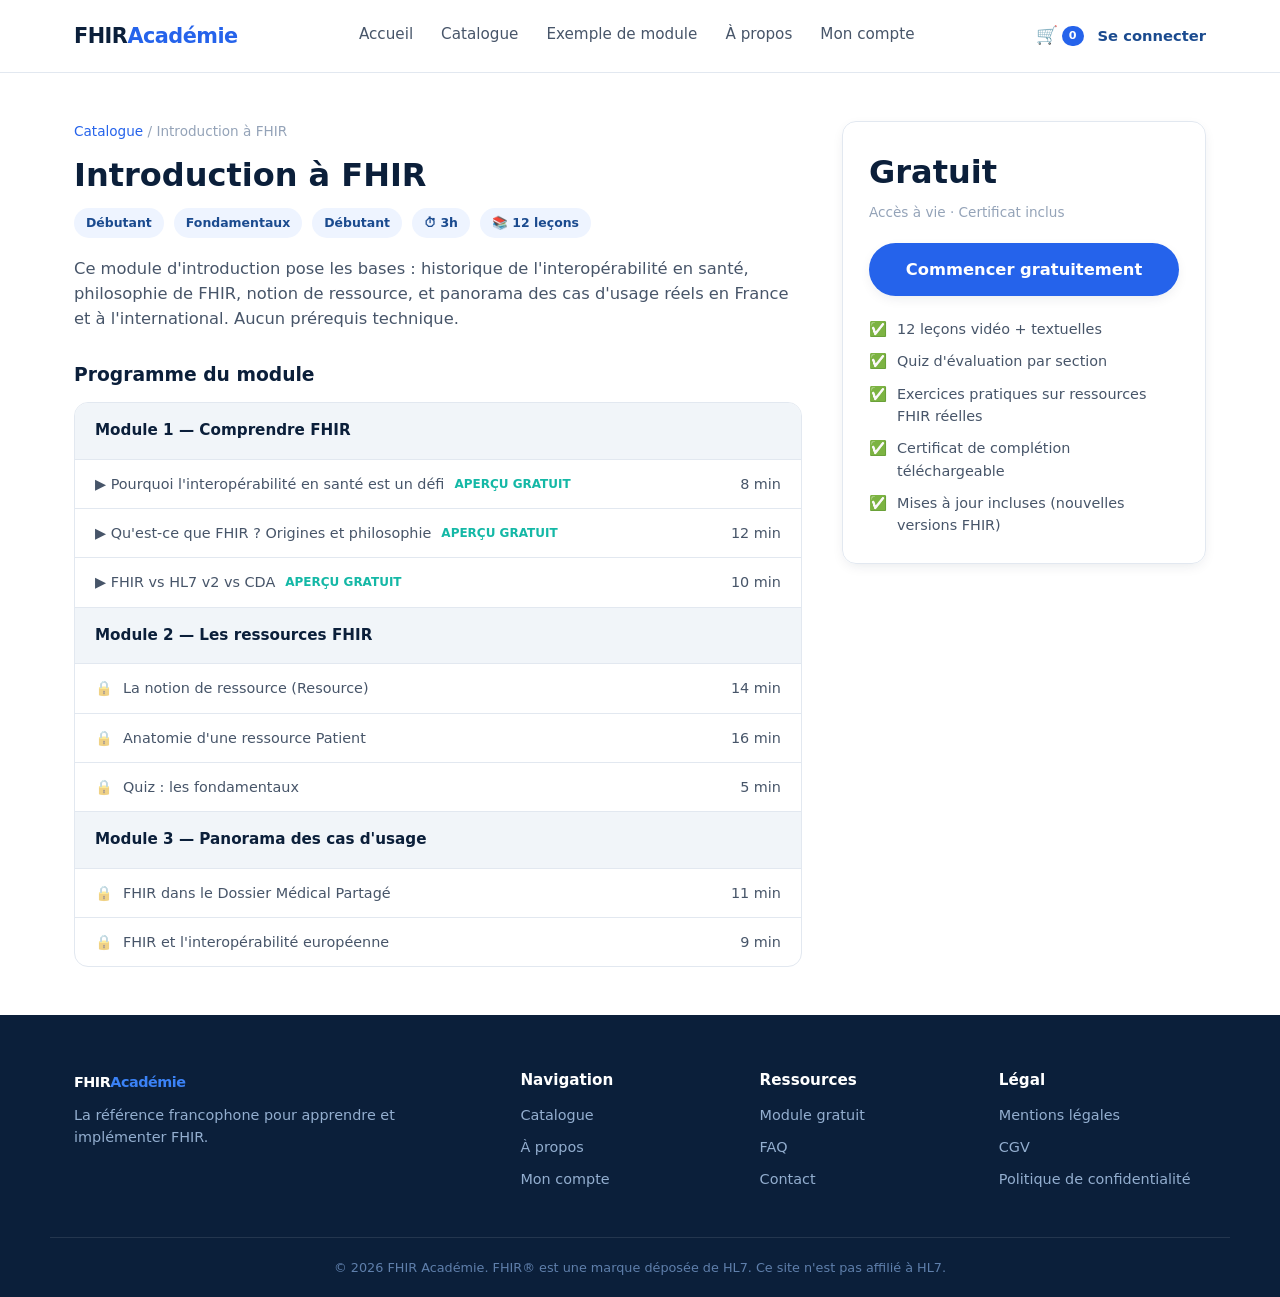
<file: module.html>
<!DOCTYPE html>
<html lang="fr">
<head>
<meta charset="UTF-8">
<meta name="viewport" content="width=device-width, initial-scale=1.0">
<title id="pageTitle">Module — FHIR Académie</title>
<link rel="stylesheet" href="css/style.css">
</head>
<body>

<header class="site-header">
  <div class="container header-inner">
    <a href="index.html" class="logo">FHIR<span>Académie</span></a>
    <nav class="main-nav" id="mainNav">
      <a href="index.html">Accueil</a>
      <a href="catalogue.html">Catalogue</a>
      <a href="module.html?id=fhir-101">Exemple de module</a>
      <a href="a-propos.html">À propos</a>
      <a href="compte.html">Mon compte</a>
    </nav>
    <div class="header-actions">
      <a href="panier.html" class="cart-link">🛒 <span id="cartCount">0</span></a>
      <span id="authHeaderLink"></span>
      <button class="nav-toggle" id="navToggle" aria-label="Menu">☰</button>
    </div>
  </div>
</header>

<div class="container">
  <div class="module-layout" id="moduleLayout">
    <!-- Rendu dynamiquement par JS -->
  </div>
</div>

<footer class="site-footer">
  <div class="container footer-grid">
    <div>
      <a href="index.html" class="logo">FHIR<span>Académie</span></a>
      <p>La référence francophone pour apprendre et implémenter FHIR.</p>
    </div>
    <div>
      <h4>Navigation</h4>
      <a href="catalogue.html">Catalogue</a>
      <a href="a-propos.html">À propos</a>
      <a href="compte.html">Mon compte</a>
    </div>
    <div>
      <h4>Ressources</h4>
      <a href="module.html?id=fhir-101">Module gratuit</a>
      <a href="#">FAQ</a>
      <a href="#">Contact</a>
    </div>
    <div>
      <h4>Légal</h4>
      <a href="#">Mentions légales</a>
      <a href="#">CGV</a>
      <a href="#">Politique de confidentialité</a>
    </div>
  </div>
  <div class="container footer-bottom">
    <p>© 2026 FHIR Académie. FHIR® est une marque déposée de HL7. Ce site n'est pas affilié à HL7.</p>
  </div>
</footer>

<script src="js/data.js"></script>
<script src="js/cart.js"></script>
<script src="js/main.js"></script>
<script src="js/auth.js"></script>
<script>
function getParam(name){
  return new URLSearchParams(window.location.search).get(name);
}

function renderModule(){
  const id = getParam("id") || "fhir-101";
  const course = COURSES.find(c => c.id === id) || COURSES[0];
  document.title = course.title + " — FHIR Académie";

  const curriculumHTML = course.curriculum.map(sec => `
    <div class="curriculum-section">
      <div class="curriculum-head">${sec.section}</div>
      ${sec.lessons.map(l => `
        <div class="lesson-row">
          <span class="lesson-name">
            ${l.free ? "▶️" : "<span class='lock'>🔒</span>"} ${l.name}
            ${l.free ? "<span class='free-badge'>APERÇU GRATUIT</span>" : ""}
          </span>
          <span>${l.duration}</span>
        </div>`).join("")}
    </div>`).join("");

  const priceBlock = course.oldPrice
    ? `<span class="old">${formatPrice(course.oldPrice)}</span>${formatPrice(course.price)}`
    : formatPrice(course.price);

  const owned = false; // point d'intégration : vérifier l'accès réel de l'utilisateur connecté
  const inCart = isInCart(course.id);

  document.getElementById("moduleLayout").innerHTML = `
    <div class="module-main">
      <div class="breadcrumb"><a href="catalogue.html">Catalogue</a> / ${course.title}</div>
      <h1>${course.title}</h1>
      <div class="module-tags">
        <span class="tag">${course.level}</span>
        ${course.tags.map(t => `<span class="tag">${t}</span>`).join("")}
        <span class="tag">⏱ ${course.duration}</span>
        <span class="tag">📚 ${course.lessons} leçons</span>
      </div>
      <p class="module-desc">${course.description}</p>
      <h3 style="color:#0b1f3a;margin-bottom:16px;">Programme du module</h3>
      <div class="curriculum">${curriculumHTML}</div>
    </div>
    <aside class="sidebar-card">
      <div class="sidebar-price">${priceBlock}</div>
      <div class="sidebar-note">Accès à vie · Certificat inclus</div>
      ${course.free
        ? `<a href="lecon.html?id=${course.id}" class="btn btn-primary btn-block btn-lg">Commencer gratuitement</a>`
        : `<button class="btn btn-primary btn-block btn-lg" id="addToCartBtn">${inCart ? "Déjà dans le panier ✓" : "Ajouter au panier"}</button>
           <a href="lecon.html?id=${course.id}" class="btn btn-outline btn-block" style="margin-top:10px;">Voir l'aperçu gratuit</a>`
      }
      <div class="included-list">
        <div>✅ <span>${course.lessons} leçons vidéo + textuelles</span></div>
        <div>✅ <span>Quiz d'évaluation par section</span></div>
        <div>✅ <span>Exercices pratiques sur ressources FHIR réelles</span></div>
        <div>✅ <span>Certificat de complétion téléchargeable</span></div>
        <div>✅ <span>Mises à jour incluses (nouvelles versions FHIR)</span></div>
      </div>
    </aside>
  `;

  const addBtn = document.getElementById("addToCartBtn");
  if(addBtn){
    addBtn.addEventListener("click", () => {
      addToCart(course.id);
      addBtn.textContent = "Ajouté ✓ Voir le panier";
      addBtn.onclick = () => window.location.href = "panier.html";
    });
  }
}

document.addEventListener("DOMContentLoaded", renderModule);
</script>
</body>
</html>
</file>
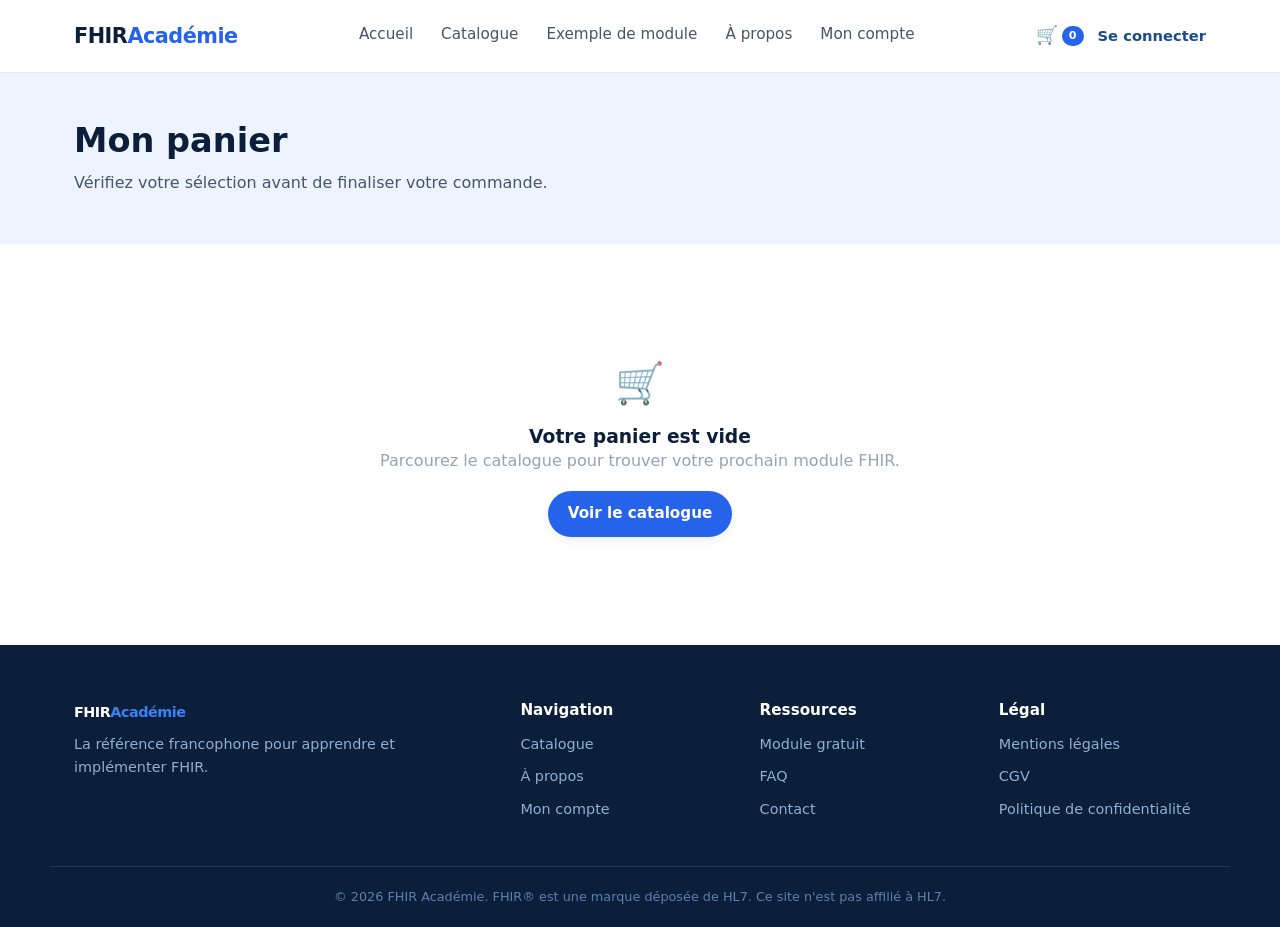
<file: panier.html>
<!DOCTYPE html>
<html lang="fr">
<head>
<meta charset="UTF-8">
<meta name="viewport" content="width=device-width, initial-scale=1.0">
<title>Mon panier — FHIR Académie</title>
<link rel="stylesheet" href="css/style.css">
</head>
<body>

<header class="site-header">
  <div class="container header-inner">
    <a href="index.html" class="logo">FHIR<span>Académie</span></a>
    <nav class="main-nav" id="mainNav">
      <a href="index.html">Accueil</a>
      <a href="catalogue.html">Catalogue</a>
      <a href="module.html?id=fhir-101">Exemple de module</a>
      <a href="a-propos.html">À propos</a>
      <a href="compte.html">Mon compte</a>
    </nav>
    <div class="header-actions">
      <a href="panier.html" class="cart-link">🛒 <span id="cartCount">0</span></a>
      <span id="authHeaderLink"></span>
      <button class="nav-toggle" id="navToggle" aria-label="Menu">☰</button>
    </div>
  </div>
</header>

<section class="page-hero">
  <div class="container">
    <h1>Mon panier</h1>
    <p>Vérifiez votre sélection avant de finaliser votre commande.</p>
  </div>
</section>

<div class="container">
  <div class="cart-layout" id="cartLayout"></div>
</div>

<footer class="site-footer">
  <div class="container footer-grid">
    <div>
      <a href="index.html" class="logo">FHIR<span>Académie</span></a>
      <p>La référence francophone pour apprendre et implémenter FHIR.</p>
    </div>
    <div>
      <h4>Navigation</h4>
      <a href="catalogue.html">Catalogue</a>
      <a href="a-propos.html">À propos</a>
      <a href="compte.html">Mon compte</a>
    </div>
    <div>
      <h4>Ressources</h4>
      <a href="module.html?id=fhir-101">Module gratuit</a>
      <a href="#">FAQ</a>
      <a href="#">Contact</a>
    </div>
    <div>
      <h4>Légal</h4>
      <a href="#">Mentions légales</a>
      <a href="#">CGV</a>
      <a href="#">Politique de confidentialité</a>
    </div>
  </div>
  <div class="container footer-bottom">
    <p>© 2026 FHIR Académie. FHIR® est une marque déposée de HL7. Ce site n'est pas affilié à HL7.</p>
  </div>
</footer>

<script src="js/data.js"></script>
<script src="js/cart.js"></script>
<script src="js/main.js"></script>
<script src="js/auth.js"></script>
<script>
function renderCart(){
  const courses = getCartCourses();
  const layout = document.getElementById("cartLayout");

  if(courses.length === 0){
    layout.innerHTML = `
      <div class="empty-state" style="grid-column:1/-1;">
        <div style="font-size:2.5rem;">🛒</div>
        <h3 style="color:#0b1f3a;margin-top:12px;">Votre panier est vide</h3>
        <p>Parcourez le catalogue pour trouver votre prochain module FHIR.</p>
        <a href="catalogue.html" class="btn btn-primary">Voir le catalogue</a>
      </div>`;
    return;
  }

  const itemsHTML = courses.map(c => `
    <div class="cart-item">
      <div class="cart-item-thumb">${c.icon}</div>
      <div class="cart-item-info">
        <h4>${c.title}</h4>
        <p>${c.level} · ${c.duration} · ${c.lessons} leçons</p>
      </div>
      <span class="cart-item-price">${formatPrice(c.price)}</span>
      <button class="remove-btn" data-id="${c.id}">Retirer</button>
    </div>`).join("");

  const total = getCartTotal();
  const tva = total * 0.2;
  const totalTTC = total + tva;

  layout.innerHTML = `
    <div>
      <h3 style="color:#0b1f3a;margin-bottom:10px;">${courses.length} module${courses.length > 1 ? "s" : ""} dans le panier</h3>
      ${itemsHTML}
    </div>
    <aside class="sidebar-card">
      <h3 style="color:#0b1f3a;margin-bottom:18px;">Résumé de la commande</h3>
      <div class="summary-row"><span>Sous-total HT</span><span>${total.toFixed(2)} €</span></div>
      <div class="summary-row"><span>TVA (20%)</span><span>${tva.toFixed(2)} €</span></div>
      <div class="summary-row total"><span>Total TTC</span><span>${totalTTC.toFixed(2)} €</span></div>
      <button class="btn btn-primary btn-block btn-lg" style="margin-top:20px;" id="checkoutBtn">Procéder au paiement</button>
      <p class="sidebar-note" style="text-align:center;margin-top:12px;">Paiement sécurisé · Accès immédiat après achat</p>
    </aside>
  `;

  document.querySelectorAll(".remove-btn").forEach(btn => {
    btn.addEventListener("click", () => {
      removeFromCart(btn.dataset.id);
      renderCart();
    });
  });

  const checkoutBtn = document.getElementById("checkoutBtn");
  if(checkoutBtn){
    checkoutBtn.addEventListener("click", () => {
      // Point d'intégration : connecter ici un vrai fournisseur de paiement (Stripe Checkout, etc.)
      alert("Point d'intégration paiement : connectez ici Stripe (ou équivalent) pour un paiement réel. Simulation : commande validée !");
    });
  }
}

document.addEventListener("DOMContentLoaded", renderCart);
</script>
</body>
</html>
</file>
<file: css/style.css>
/* ===== FHIR Académie — style.css ===== */
:root{
  --blue-900:#0b1f3a;
  --blue-800:#12305c;
  --blue-700:#1b4b8f;
  --blue-600:#2563eb;
  --blue-500:#3b82f6;
  --blue-50:#eef4ff;
  --teal:#14b8a6;
  --ink:#0f172a;
  --gray-600:#475569;
  --gray-400:#94a3b8;
  --gray-200:#e2e8f0;
  --gray-100:#f1f5f9;
  --white:#ffffff;
  --radius:14px;
  --radius-sm:8px;
  --shadow:0 10px 30px -10px rgba(11,31,58,.15);
  --shadow-sm:0 4px 14px -4px rgba(11,31,58,.12);
  --maxw:1180px;
}
*{box-sizing:border-box;}
html,body{margin:0;padding:0;}
body{
  font-family:"Segoe UI", "Inter", system-ui, -apple-system, Roboto, Helvetica, Arial, sans-serif;
  color:var(--ink);
  background:var(--white);
  line-height:1.55;
}
img{max-width:100%;display:block;}
a{color:inherit;text-decoration:none;}
.container{max-width:var(--maxw);margin:0 auto;padding:0 24px;}
ul{padding:0;margin:0;list-style:none;}
h1,h2,h3,h4{line-height:1.2;margin:0;}
p{margin:0;}
code, pre{font-family:"Cascadia Code", Consolas, monospace;}

/* Buttons */
.btn{
  display:inline-flex;align-items:center;justify-content:center;gap:8px;
  padding:11px 20px;border-radius:999px;font-weight:600;font-size:.95rem;
  cursor:pointer;border:none;transition:transform .15s ease, box-shadow .15s ease, background .15s ease;
  white-space:nowrap;
}
.btn:hover{transform:translateY(-1px);}
.btn-primary{background:var(--blue-600);color:#fff;box-shadow:var(--shadow-sm);}
.btn-primary:hover{background:var(--blue-700);}
.btn-outline{background:transparent;border:1.5px solid var(--blue-600);color:var(--blue-700);}
.btn-outline:hover{background:var(--blue-50);}
.btn-dark{background:var(--blue-900);color:#fff;}
.btn-dark:hover{background:var(--blue-800);}
.btn-lg{padding:14px 26px;font-size:1.02rem;}
.btn-sm{padding:8px 14px;font-size:.85rem;}
.btn-block{width:100%;}
.btn[disabled]{opacity:.5;cursor:not-allowed;transform:none;}

/* Header */
.site-header{
  position:sticky;top:0;z-index:100;background:rgba(255,255,255,.92);
  backdrop-filter:blur(8px);border-bottom:1px solid var(--gray-200);
}
.header-inner{display:flex;align-items:center;justify-content:space-between;height:72px;gap:24px;}
.logo{font-weight:800;font-size:1.3rem;color:var(--blue-900);letter-spacing:-.5px;}
.logo span{color:var(--blue-600);}
.main-nav{display:flex;gap:28px;align-items:center;flex:1;justify-content:center;}
.main-nav a{font-weight:500;color:var(--gray-600);font-size:.95rem;padding:6px 0;border-bottom:2px solid transparent;}
.main-nav a:hover, .main-nav a.active{color:var(--blue-700);border-bottom-color:var(--blue-600);}
.header-actions{display:flex;align-items:center;gap:14px;}
.cart-link{font-size:1.1rem;font-weight:600;color:var(--blue-800);display:flex;align-items:center;gap:4px;}
#cartCount{background:var(--blue-600);color:#fff;font-size:.7rem;padding:1px 7px;border-radius:999px;}
.nav-toggle{display:none;background:none;border:none;font-size:1.4rem;cursor:pointer;}

/* Hero */
.hero{background:linear-gradient(135deg,var(--blue-50) 0%, #ffffff 60%);padding:64px 0 60px;overflow:hidden;}
.hero-inner{display:flex;align-items:center;gap:48px;}
.hero-text{flex:1.1;}
.badge{display:inline-block;background:var(--blue-100,#dbeafe);background:#dbeafe;color:var(--blue-700);
  font-size:.8rem;font-weight:600;padding:6px 14px;border-radius:999px;margin-bottom:18px;}
.hero-text h1{font-size:2.7rem;font-weight:800;color:var(--blue-900);letter-spacing:-1px;margin-bottom:20px;}
.accent{color:var(--blue-600);}
.hero-sub{font-size:1.08rem;color:var(--gray-600);max-width:560px;margin-bottom:28px;}
.hero-cta{display:flex;gap:14px;margin-bottom:40px;flex-wrap:wrap;}
.hero-stats{display:flex;gap:40px;}
.hero-stats div{display:flex;flex-direction:column;}
.hero-stats strong{font-size:1.5rem;color:var(--blue-800);font-weight:800;}
.hero-stats span{font-size:.85rem;color:var(--gray-600);}
.hero-visual{flex:1;display:flex;justify-content:center;}
.code-card{background:var(--blue-900);border-radius:var(--radius);box-shadow:var(--shadow);width:100%;max-width:400px;overflow:hidden;}
.code-card-head{display:flex;align-items:center;gap:6px;padding:12px 16px;background:rgba(255,255,255,.06);}
.code-card-head span{width:10px;height:10px;border-radius:50%;background:var(--gray-400);}
.code-card-head span:nth-child(1){background:#f87171;}
.code-card-head span:nth-child(2){background:#fbbf24;}
.code-card-head span:nth-child(3){background:#34d399;}
.code-title{margin-left:8px;color:var(--gray-400);font-size:.8rem;}
.code-card pre{margin:0;padding:20px;color:#c9e6ff;font-size:.85rem;overflow-x:auto;}

/* Logos strip */
.logos-strip{padding:28px 0;border-bottom:1px solid var(--gray-200);}
.logos-strip p{text-align:center;color:var(--gray-400);font-size:.85rem;margin-bottom:14px;}
.logos-row{display:flex;justify-content:center;gap:32px;flex-wrap:wrap;}
.logos-row span{color:var(--gray-600);font-weight:600;font-size:.9rem;opacity:.75;}

/* Sections */
.section{padding:72px 0;}
.section-title{font-size:2rem;font-weight:800;color:var(--blue-900);letter-spacing:-.5px;text-align:center;}
.section-sub{text-align:center;color:var(--gray-600);max-width:620px;margin:14px auto 0;}
.section-head-row{display:flex;justify-content:space-between;align-items:flex-end;margin-bottom:36px;flex-wrap:wrap;gap:12px;}
.section-head-row .section-title, .section-head-row .section-sub{text-align:left;margin:0;}
.link-arrow{color:var(--blue-600);font-weight:600;white-space:nowrap;}

.why{background:var(--gray-100);}
.feature-grid{display:grid;grid-template-columns:repeat(4,1fr);gap:22px;margin-top:44px;}
.feature-card{background:#fff;border-radius:var(--radius);padding:26px 22px;box-shadow:var(--shadow-sm);}
.feature-icon{font-size:1.8rem;margin-bottom:12px;}
.feature-card h3{font-size:1.05rem;margin-bottom:8px;color:var(--blue-900);}
.feature-card p{color:var(--gray-600);font-size:.92rem;}

/* Course grid / cards */
.course-grid{display:grid;grid-template-columns:repeat(3,1fr);gap:24px;}
.course-card{
  background:#fff;border:1px solid var(--gray-200);border-radius:var(--radius);overflow:hidden;
  display:flex;flex-direction:column;transition:transform .15s ease, box-shadow .15s ease;
}
.course-card:hover{transform:translateY(-3px);box-shadow:var(--shadow);}
.course-thumb{
  height:130px;display:flex;align-items:center;justify-content:center;font-size:2.2rem;
  color:#fff;background:linear-gradient(135deg,var(--blue-700),var(--teal));
}
.course-body{padding:20px;display:flex;flex-direction:column;gap:10px;flex:1;}
.course-level{align-self:flex-start;font-size:.72rem;font-weight:700;text-transform:uppercase;
  letter-spacing:.5px;padding:4px 10px;border-radius:999px;background:var(--blue-50);color:var(--blue-700);}
.course-level.avance{background:#fff1e6;color:#c2410c;}
.course-level.intermediaire{background:#eafff3;color:#0f9d58;}
.course-body h3{font-size:1.1rem;color:var(--blue-900);}
.course-desc{color:var(--gray-600);font-size:.9rem;flex:1;}
.course-meta{display:flex;gap:14px;font-size:.8rem;color:var(--gray-400);}
.course-foot{display:flex;justify-content:space-between;align-items:center;margin-top:6px;}
.course-price{font-weight:800;font-size:1.15rem;color:var(--blue-900);}
.course-price .old{font-size:.85rem;color:var(--gray-400);text-decoration:line-through;font-weight:500;margin-right:6px;}

/* Testimonials */
.testimonial-grid{display:grid;grid-template-columns:repeat(3,1fr);gap:22px;margin-top:44px;}
.testimonial-card{background:var(--blue-50);border-radius:var(--radius);padding:26px;}
.testimonial-card p{font-style:italic;color:var(--blue-900);margin-bottom:16px;}
.testimonial-author{font-weight:700;font-size:.88rem;color:var(--blue-700);}

/* CTA banner */
.cta-banner{background:linear-gradient(135deg,var(--blue-900),var(--blue-700));padding:56px 0;}
.cta-banner-inner{display:flex;align-items:center;justify-content:space-between;gap:24px;flex-wrap:wrap;}
.cta-banner h2{color:#fff;font-size:1.6rem;margin-bottom:8px;}
.cta-banner p{color:#c9d9f5;}

/* Footer */
.site-footer{background:var(--blue-900);color:#c9d9f5;padding:56px 0 20px;}
.footer-grid{display:grid;grid-template-columns:2fr 1fr 1fr 1fr;gap:32px;}
.footer-grid .logo{color:#fff;}
.footer-grid .logo span{color:var(--blue-500);}
.footer-grid p{color:#93aecf;margin-top:10px;font-size:.9rem;}
.footer-grid h4{color:#fff;font-size:.95rem;margin-bottom:14px;}
.footer-grid a{display:block;color:#93aecf;font-size:.9rem;margin-bottom:10px;}
.footer-grid a:hover{color:#fff;}
.footer-bottom{border-top:1px solid rgba(255,255,255,.1);margin-top:36px;padding-top:20px;}
.footer-bottom p{color:#5f7fab;font-size:.8rem;text-align:center;}

/* Page header (sub-pages) */
.page-hero{background:var(--blue-50);padding:48px 0;}
.page-hero h1{font-size:2.1rem;color:var(--blue-900);font-weight:800;}
.page-hero p{color:var(--gray-600);margin-top:10px;max-width:640px;}
.breadcrumb{font-size:.85rem;color:var(--gray-400);margin-bottom:14px;}
.breadcrumb a{color:var(--blue-600);}

/* Catalogue page */
.catalogue-layout{display:flex;gap:32px;padding:48px 0;align-items:flex-start;}
.filters{width:230px;flex-shrink:0;background:var(--gray-100);border-radius:var(--radius);padding:22px;position:sticky;top:96px;}
.filters h4{font-size:.9rem;margin-bottom:12px;color:var(--blue-900);}
.filter-group{margin-bottom:22px;}
.filter-option{display:flex;align-items:center;gap:8px;margin-bottom:8px;font-size:.9rem;color:var(--gray-600);cursor:pointer;}
.catalogue-results{flex:1;}
.results-bar{display:flex;justify-content:space-between;align-items:center;margin-bottom:20px;color:var(--gray-600);font-size:.9rem;}

/* Module detail page */
.module-layout{display:grid;grid-template-columns:2fr 1fr;gap:40px;padding:48px 0;align-items:flex-start;}
.module-main h1{font-size:2rem;color:var(--blue-900);font-weight:800;margin-bottom:14px;}
.module-tags{display:flex;gap:10px;margin-bottom:18px;flex-wrap:wrap;}
.tag{background:var(--blue-50);color:var(--blue-700);font-size:.78rem;font-weight:600;padding:5px 12px;border-radius:999px;}
.module-desc{color:var(--gray-600);margin-bottom:32px;font-size:1.02rem;}
.curriculum{border:1px solid var(--gray-200);border-radius:var(--radius);overflow:hidden;}
.curriculum-section{border-bottom:1px solid var(--gray-200);}
.curriculum-section:last-child{border-bottom:none;}
.curriculum-head{padding:16px 20px;font-weight:700;background:var(--gray-100);color:var(--blue-900);font-size:.95rem;}
.lesson-row{display:flex;align-items:center;justify-content:space-between;padding:13px 20px;font-size:.9rem;color:var(--gray-600);border-top:1px solid var(--gray-200);}
.lesson-row .lesson-name{display:flex;align-items:center;gap:10px;}
.lesson-row .lock{opacity:.5;}
.lesson-row .free-badge{color:var(--teal);font-weight:700;font-size:.75rem;}

.sidebar-card{border:1px solid var(--gray-200);border-radius:var(--radius);padding:26px;box-shadow:var(--shadow-sm);position:sticky;top:96px;}
.sidebar-price{font-size:2rem;font-weight:800;color:var(--blue-900);margin-bottom:4px;}
.sidebar-price .old{font-size:1.1rem;color:var(--gray-400);text-decoration:line-through;margin-right:8px;}
.sidebar-note{font-size:.85rem;color:var(--gray-400);margin-bottom:20px;}
.included-list{margin-top:22px;display:flex;flex-direction:column;gap:10px;font-size:.9rem;color:var(--gray-600);}
.included-list div{display:flex;gap:10px;align-items:flex-start;}

/* Cart page */
.cart-layout{display:grid;grid-template-columns:2fr 1fr;gap:40px;padding:48px 0;align-items:flex-start;}
.cart-item{display:flex;gap:16px;align-items:center;padding:18px 0;border-bottom:1px solid var(--gray-200);}
.cart-item-thumb{width:64px;height:64px;border-radius:var(--radius-sm);background:linear-gradient(135deg,var(--blue-700),var(--teal));
  display:flex;align-items:center;justify-content:center;font-size:1.4rem;color:#fff;flex-shrink:0;}
.cart-item-info{flex:1;}
.cart-item-info h4{font-size:1rem;color:var(--blue-900);margin-bottom:4px;}
.cart-item-info p{font-size:.85rem;color:var(--gray-400);}
.cart-item-price{font-weight:700;color:var(--blue-900);}
.remove-btn{background:none;border:none;color:#dc2626;cursor:pointer;font-size:.85rem;font-weight:600;margin-left:16px;}
.summary-row{display:flex;justify-content:space-between;margin-bottom:12px;font-size:.95rem;color:var(--gray-600);}
.summary-row.total{font-weight:800;font-size:1.2rem;color:var(--blue-900);border-top:1px solid var(--gray-200);padding-top:14px;margin-top:6px;}
.empty-state{text-align:center;padding:60px 20px;color:var(--gray-400);}
.empty-state .btn{margin-top:18px;}

/* Account page */
.account-layout{display:grid;grid-template-columns:260px 1fr;gap:32px;padding:48px 0;}
.account-nav{display:flex;flex-direction:column;gap:4px;}
.account-nav a{padding:11px 16px;border-radius:var(--radius-sm);color:var(--gray-600);font-weight:500;font-size:.92rem;}
.account-nav a.active{background:var(--blue-50);color:var(--blue-700);}
.account-card{background:#fff;border:1px solid var(--gray-200);border-radius:var(--radius);padding:28px;}
.progress-bar-track{background:var(--gray-200);border-radius:999px;height:8px;overflow:hidden;margin-top:8px;}
.progress-bar-fill{background:var(--blue-600);height:100%;border-radius:999px;}
.enrolled-course{display:flex;align-items:center;gap:16px;padding:16px 0;border-bottom:1px solid var(--gray-200);}
.enrolled-course:last-child{border-bottom:none;}
.enrolled-thumb{width:56px;height:56px;border-radius:var(--radius-sm);background:linear-gradient(135deg,var(--blue-700),var(--teal));
  display:flex;align-items:center;justify-content:center;color:#fff;flex-shrink:0;}
.enrolled-info{flex:1;}
.enrolled-info h4{font-size:.95rem;color:var(--blue-900);margin-bottom:6px;}
.form-row{margin-bottom:16px;}
.form-row label{display:block;font-size:.85rem;font-weight:600;color:var(--gray-600);margin-bottom:6px;}
.form-row input{width:100%;padding:10px 14px;border:1px solid var(--gray-200);border-radius:var(--radius-sm);font-size:.92rem;}

/* Lesson viewer page */
.lesson-layout{display:grid;grid-template-columns:1fr 320px;gap:0;min-height:calc(100vh - 72px);}
.lesson-content{padding:40px 48px;}
.lesson-content h1{font-size:1.6rem;color:var(--blue-900);margin-bottom:16px;}
.video-placeholder{background:var(--blue-900);border-radius:var(--radius);aspect-ratio:16/9;display:flex;align-items:center;justify-content:center;color:#fff;font-size:3rem;margin-bottom:28px;}
.lesson-text{color:var(--gray-600);}
.lesson-text h2{color:var(--blue-900);font-size:1.2rem;margin:24px 0 10px;}
.lesson-text p{margin-bottom:12px;}
.lesson-text pre{background:var(--blue-900);color:#c9e6ff;padding:16px;border-radius:var(--radius-sm);overflow-x:auto;margin:14px 0;font-size:.85rem;}
.quiz-box{background:var(--gray-100);border-radius:var(--radius);padding:22px;margin-top:28px;}
.quiz-box h3{color:var(--blue-900);margin-bottom:14px;}
.quiz-option{display:flex;align-items:center;gap:10px;padding:10px 14px;border:1px solid var(--gray-200);border-radius:var(--radius-sm);margin-bottom:8px;cursor:pointer;background:#fff;}
.quiz-option:hover{border-color:var(--blue-500);}
.lesson-nav-footer{display:flex;justify-content:space-between;margin-top:32px;}
.lesson-sidebar{background:var(--gray-100);border-left:1px solid var(--gray-200);padding:28px 22px;overflow-y:auto;}
.lesson-sidebar h4{color:var(--blue-900);margin-bottom:16px;font-size:.95rem;}

/* About page */
.about-content{padding:56px 0;max-width:760px;margin:0 auto;}
.about-content h2{color:var(--blue-900);font-size:1.4rem;margin:32px 0 12px;}
.about-content p{color:var(--gray-600);margin-bottom:14px;}
.team-grid{display:grid;grid-template-columns:repeat(3,1fr);gap:20px;margin-top:20px;}
.team-card{text-align:center;background:var(--gray-100);border-radius:var(--radius);padding:24px;}
.team-avatar{width:64px;height:64px;border-radius:50%;background:linear-gradient(135deg,var(--blue-700),var(--teal));margin:0 auto 12px;}

/* Auth pages (inscription / connexion) */
.auth-section{display:flex;justify-content:center;padding:64px 20px;background:var(--gray-100);min-height:calc(100vh - 72px - 300px);}
.auth-card{background:#fff;border-radius:var(--radius);box-shadow:var(--shadow);padding:40px;max-width:420px;width:100%;}
.auth-card h1{font-size:1.6rem;color:var(--blue-900);font-weight:800;margin-bottom:8px;}
.auth-sub{color:var(--gray-600);margin-bottom:28px;font-size:.95rem;}
.auth-switch{text-align:center;margin-top:20px;font-size:.9rem;color:var(--gray-600);}
.auth-switch a{color:var(--blue-600);font-weight:600;}
.form-error{color:#dc2626;font-size:.85rem;margin:-4px 0 14px;min-height:1em;}
#authHeaderLink a{font-weight:600;color:var(--blue-700);font-size:.92rem;}

/* Auth pages (inscription / connexion) */
.auth-section{display:flex;justify-content:center;padding:64px 20px;background:var(--gray-100);min-height:calc(100vh - 72px - 300px);}
.auth-card{background:#fff;border-radius:var(--radius);box-shadow:var(--shadow);padding:40px;max-width:420px;width:100%;}
.auth-card h1{font-size:1.6rem;color:var(--blue-900);font-weight:800;margin-bottom:8px;}
.auth-sub{color:var(--gray-600);margin-bottom:28px;font-size:.95rem;}
.auth-switch{text-align:center;margin-top:20px;font-size:.9rem;color:var(--gray-600);}
.auth-switch a{color:var(--blue-600);font-weight:600;}
.form-error{color:#dc2626;font-size:.85rem;margin:-4px 0 14px;min-height:1em;}
#authHeaderLink a{font-weight:600;color:var(--blue-700);font-size:.92rem;}

/* Responsive */
@media (max-width: 980px){
  .hero-inner{flex-direction:column;}
  .feature-grid, .course-grid, .testimonial-grid{grid-template-columns:repeat(2,1fr);}
  .module-layout, .cart-layout, .account-layout{grid-template-columns:1fr;}
  .lesson-layout{grid-template-columns:1fr;}
  .lesson-sidebar{border-left:none;border-top:1px solid var(--gray-200);}
  .team-grid{grid-template-columns:1fr;}
}
@media (max-width: 640px){
  .main-nav{display:none;}
  .nav-toggle{display:block;}
  .feature-grid, .course-grid, .testimonial-grid{grid-template-columns:1fr;}
  .hero-text h1{font-size:2rem;}
  .catalogue-layout{flex-direction:column;}
  .filters{width:100%;position:static;}
  .footer-grid{grid-template-columns:1fr 1fr;}
}
</file>
